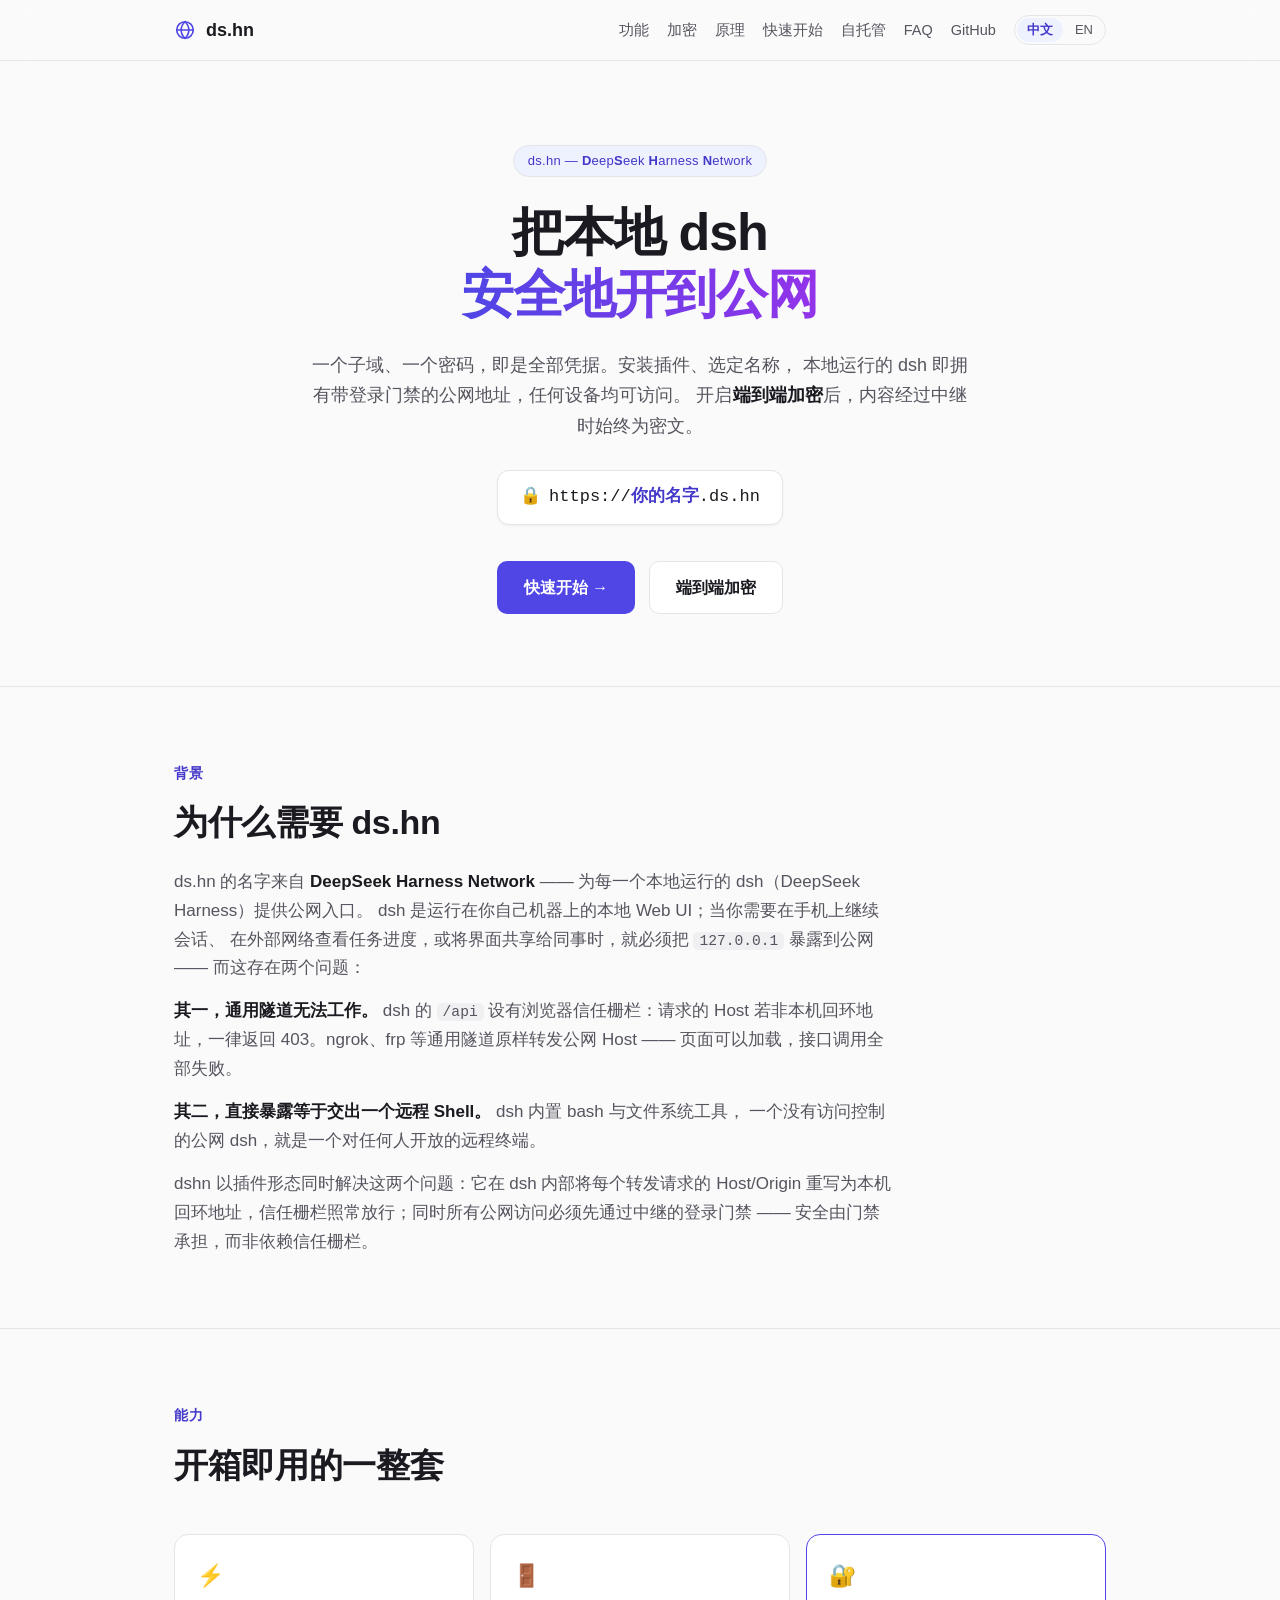
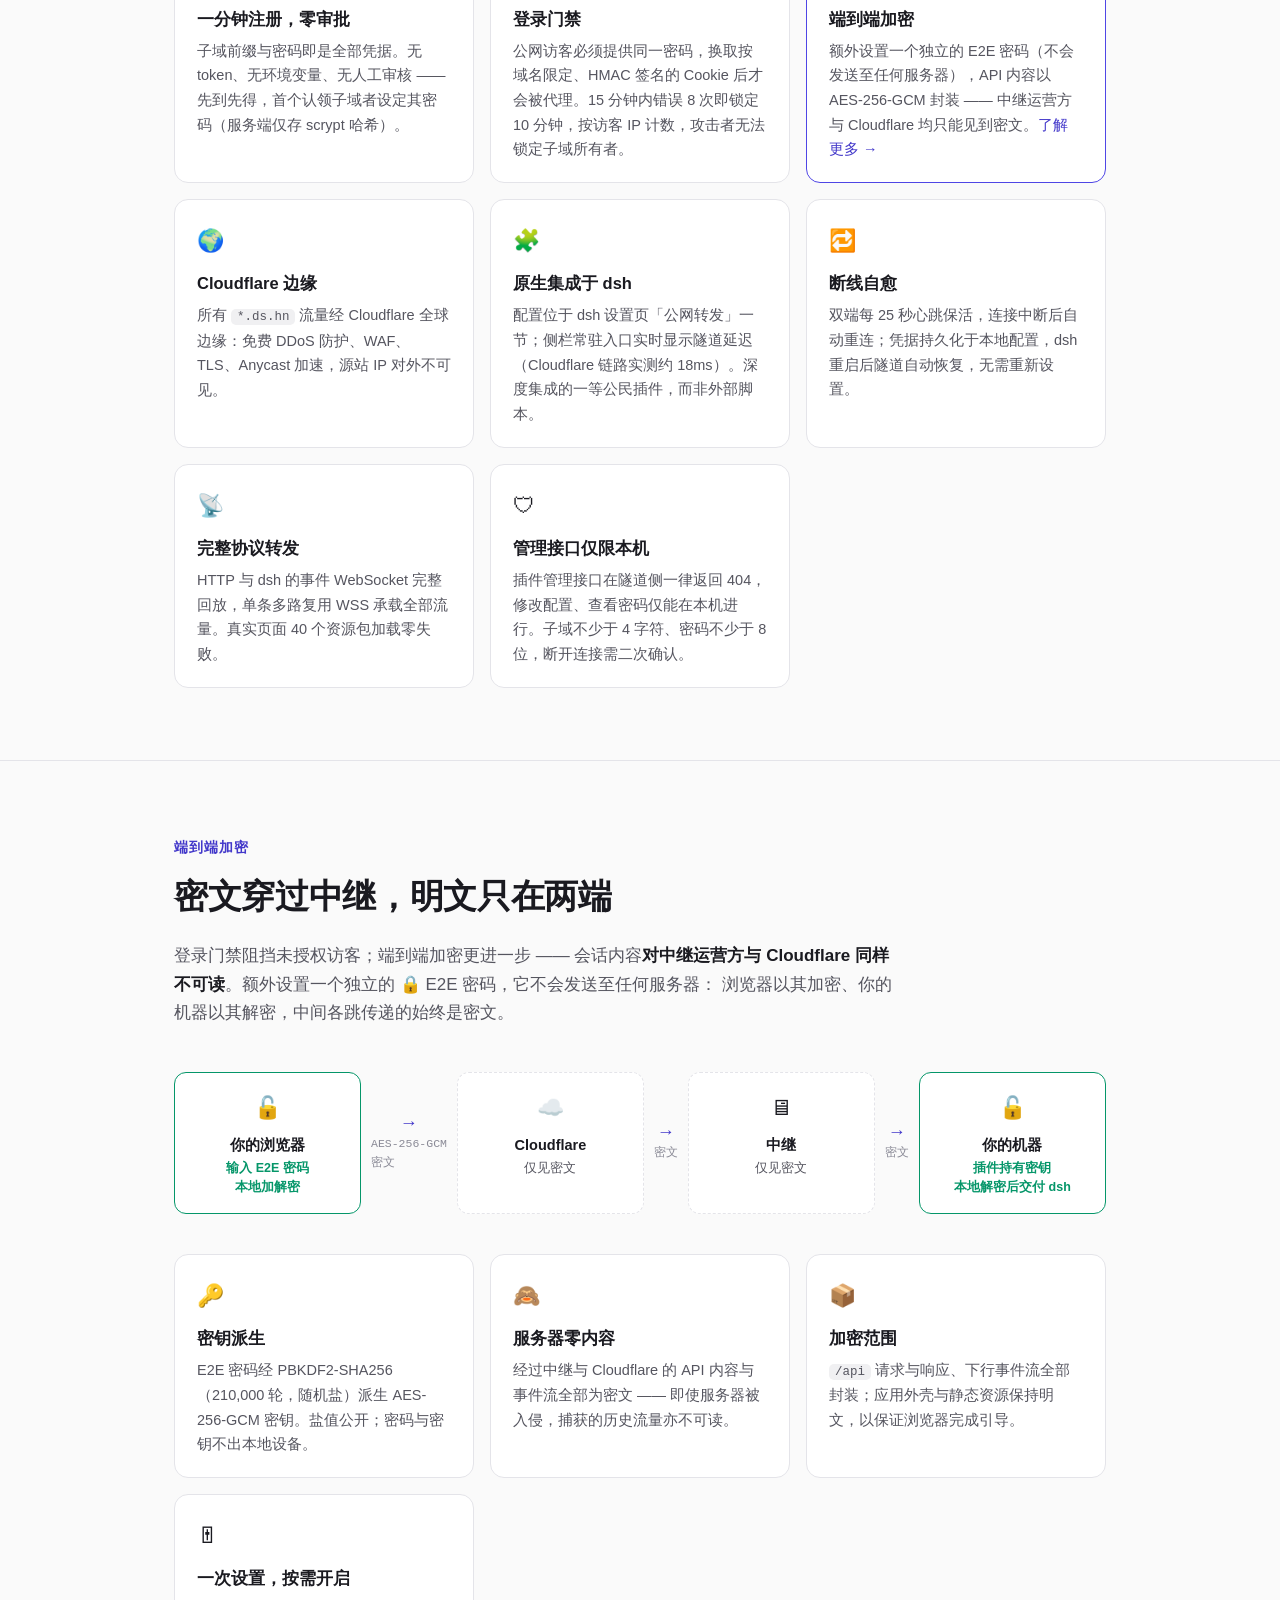
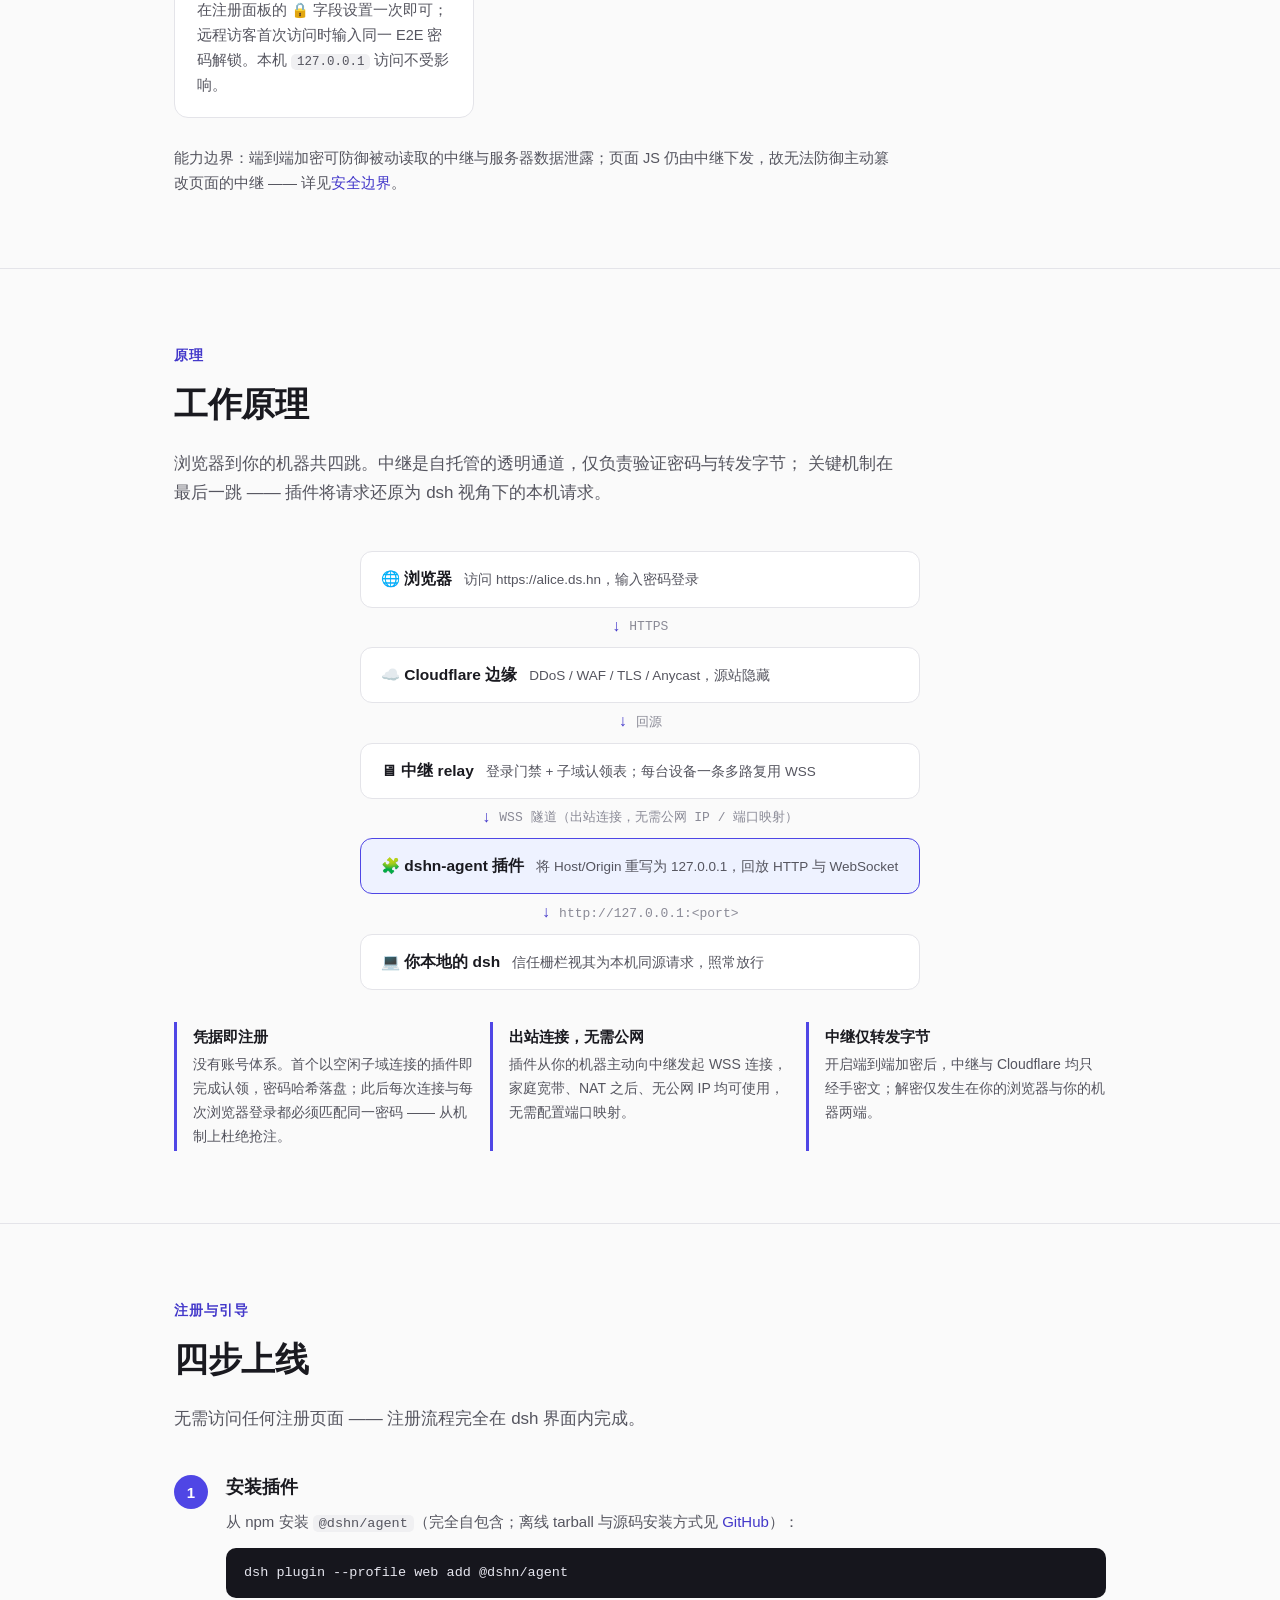
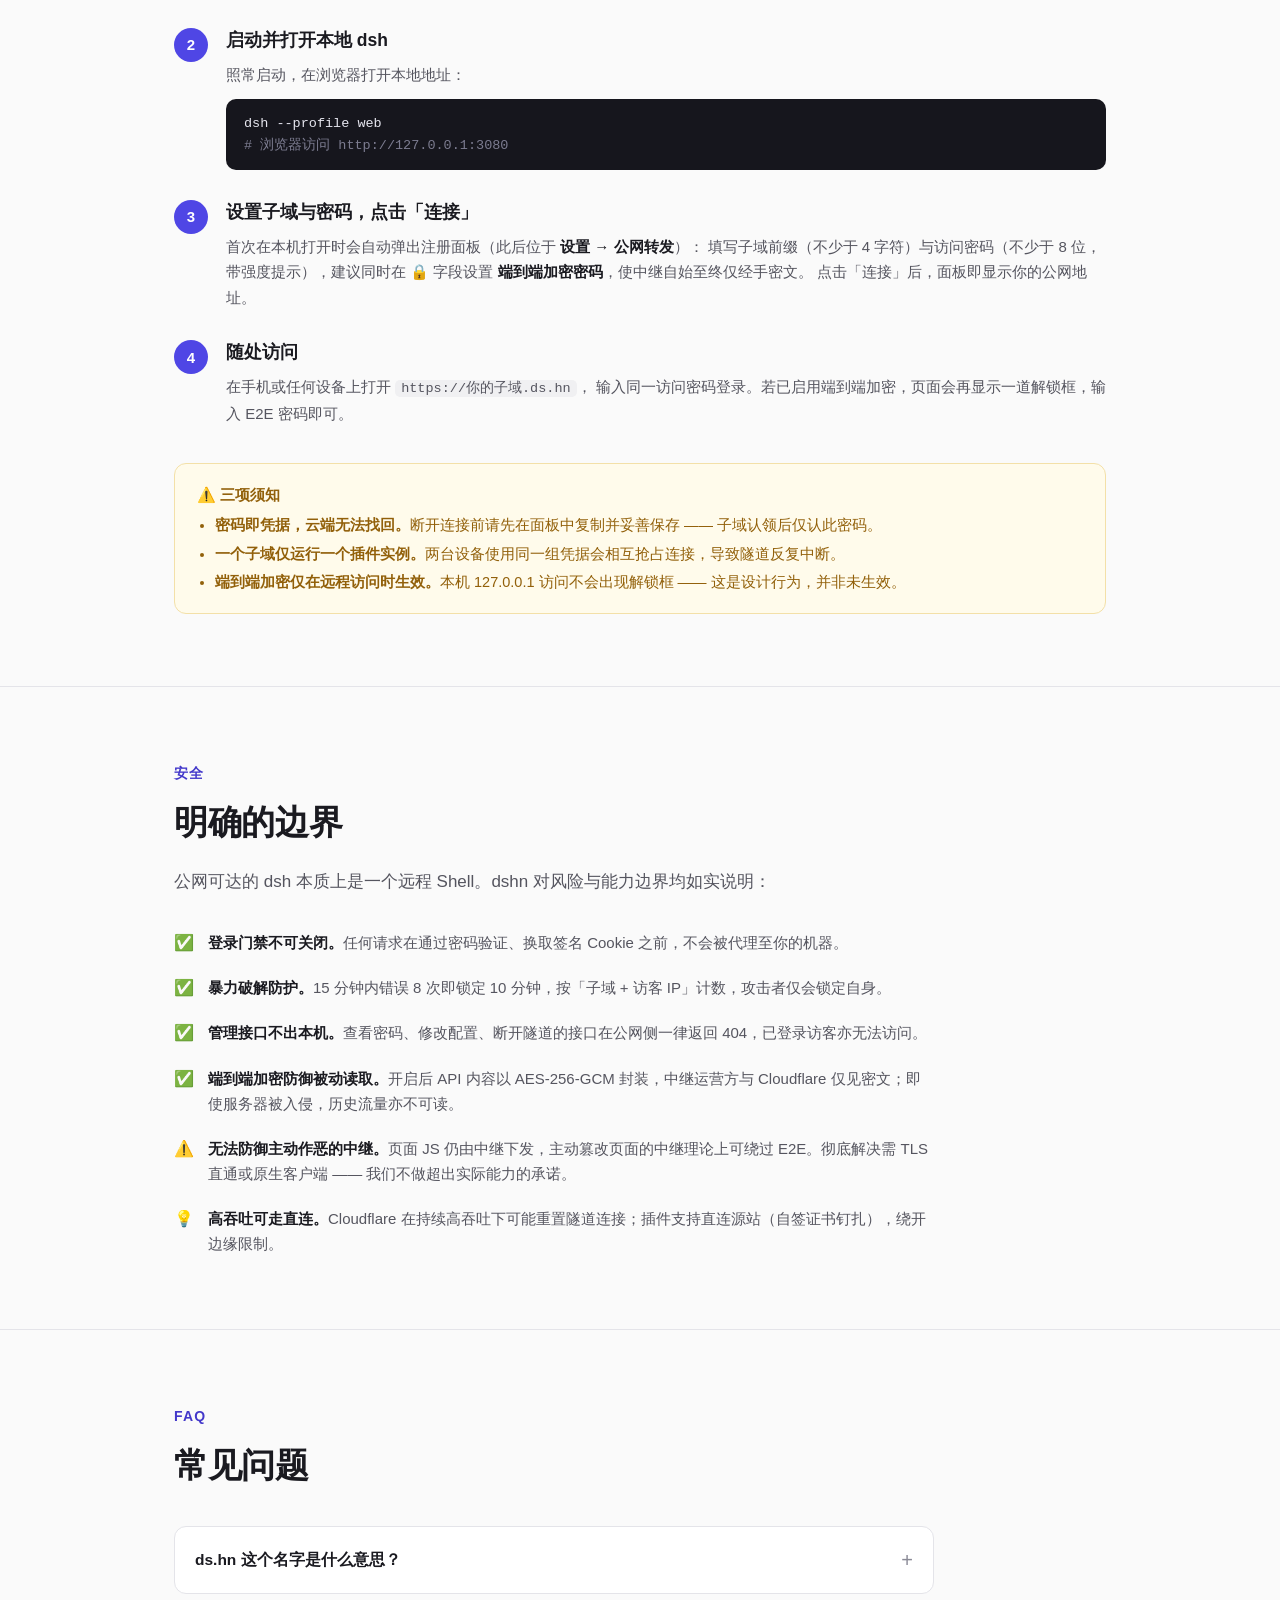
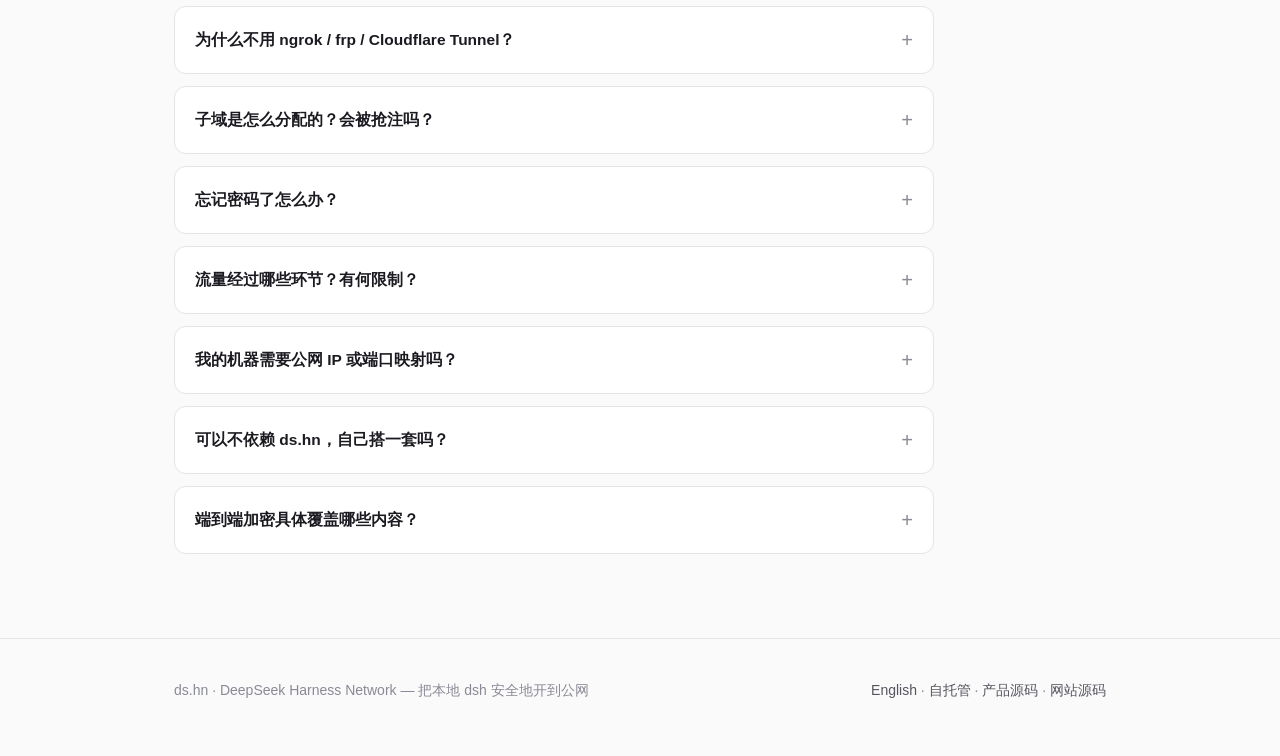
<file: index.html>
<!doctype html>
<html lang="zh-CN">
<head>
<meta charset="utf-8">
<meta name="viewport" content="width=device-width, initial-scale=1">
<title>ds.hn · DeepSeek Harness Network — 把本地 dsh 安全地开到公网</title>
<meta name="description" content="ds.hn（DeepSeek Harness Network）：一个子域、一个密码，将本地运行的 dsh 安全地发布到 你的名字.ds.hn — 登录门禁、端到端加密、Cloudflare 边缘加速。">
<link rel="alternate" hreflang="zh-CN" href="https://ds.hn/">
<link rel="alternate" hreflang="en" href="https://ds.hn/en">
<link rel="icon" href="data:image/svg+xml,<svg xmlns='http://www.w3.org/2000/svg' viewBox='0 0 100 100'><text y='.9em' font-size='90'>🌐</text></svg>">
<link rel="stylesheet" href="site.css">
</head>
<body>

<header>
  <div class="wrap nav">
    <a class="brand" href="./" title="ds.hn — DeepSeek Harness Network">
      <svg width="22" height="22" viewBox="0 0 24 24" fill="none" stroke="currentColor" stroke-width="1.8" style="color: var(--accent)">
        <circle cx="12" cy="12" r="9"/>
        <path d="M3 12h18M12 3c2.8 2.6 4.2 5.6 4.2 9S14.8 18.4 12 21c-2.8-2.6-4.2-5.6-4.2-9S9.2 5.6 12 3z"/>
      </svg>
      ds.hn
    </a>
    <nav class="nav-links">
      <a class="opt" href="#features">功能</a>
      <a class="opt" href="#e2e">加密</a>
      <a class="opt" href="#how">原理</a>
      <a href="#start">快速开始</a>
      <a class="opt" href="self-host.html">自托管</a>
      <a class="opt" href="#faq">FAQ</a>
      <a href="https://github.com/jsdvjx/dshn">GitHub</a>
      <span class="lang"><a class="on" href="./">中文</a><a href="en.html">EN</a></span>
    </nav>
  </div>
</header>

<main>

  <div class="wrap hero">
    <span class="badge">ds.hn — <b>D</b>eep<b>S</b>eek <b>H</b>arness <b>N</b>etwork</span>
    <h1>把本地 dsh<br><span class="grad">安全地开到公网</span></h1>
    <p class="sub">
      一个子域、一个密码，即是全部凭据。安装插件、选定名称，
      本地运行的 dsh 即拥有带登录门禁的公网地址，任何设备均可访问。
      开启<strong>端到端加密</strong>后，内容经过中继时始终为密文。
    </p>
    <div class="url-demo">
      <span class="lock">🔒</span>
      <span>https://<span class="you">你的名字</span>.ds.hn</span>
    </div>
    <div class="cta-row">
      <a class="btn btn-primary" href="#start">快速开始 →</a>
      <a class="btn btn-ghost" href="#e2e">端到端加密</a>
    </div>
  </div>

  <section id="why">
    <div class="wrap">
      <span class="kicker">背景</span>
      <h2>为什么需要 ds.hn</h2>
      <p class="lead">
        ds.hn 的名字来自 <strong>DeepSeek Harness Network</strong> ——
        为每一个本地运行的 dsh（DeepSeek Harness）提供公网入口。
        dsh 是运行在你自己机器上的本地 Web UI；当你需要在手机上继续会话、
        在外部网络查看任务进度，或将界面共享给同事时，就必须把
        <code>127.0.0.1</code> 暴露到公网 —— 而这存在两个问题：
      </p>
      <p class="lead">
        <strong>其一，通用隧道无法工作。</strong> dsh 的 <code>/api</code>
        设有浏览器信任栅栏：请求的 Host 若非本机回环地址，一律返回 403。ngrok、frp
        等通用隧道原样转发公网 Host —— 页面可以加载，接口调用全部失败。
      </p>
      <p class="lead">
        <strong>其二，直接暴露等于交出一个远程 Shell。</strong> dsh 内置 bash 与文件系统工具，
        一个没有访问控制的公网 dsh，就是一个对任何人开放的远程终端。
      </p>
      <p class="lead">
        dshn 以插件形态同时解决这两个问题：它在 dsh 内部将每个转发请求的 Host/Origin
        重写为本机回环地址，信任栅栏照常放行；同时所有公网访问必须先通过中继的登录门禁 ——
        安全由门禁承担，而非依赖信任栅栏。
      </p>
    </div>
  </section>

  <section id="features">
    <div class="wrap">
      <span class="kicker">能力</span>
      <h2>开箱即用的一整套</h2>
      <div class="grid">
        <div class="card">
          <div class="ico">⚡️</div>
          <h3>一分钟注册，零审批</h3>
          <p>子域前缀与密码即是全部凭据。无 token、无环境变量、无人工审核 —— 先到先得，首个认领子域者设定其密码（服务端仅存 scrypt 哈希）。</p>
        </div>
        <div class="card">
          <div class="ico">🚪</div>
          <h3>登录门禁</h3>
          <p>公网访客必须提供同一密码，换取按域名限定、HMAC 签名的 Cookie 后才会被代理。15 分钟内错误 8 次即锁定 10 分钟，按访客 IP 计数，攻击者无法锁定子域所有者。</p>
        </div>
        <div class="card hl">
          <div class="ico">🔐</div>
          <h3>端到端加密</h3>
          <p>额外设置一个独立的 E2E 密码（不会发送至任何服务器），API 内容以 AES-256-GCM 封装 —— 中继运营方与 Cloudflare 均只能见到密文。<a href="#e2e">了解更多 →</a></p>
        </div>
        <div class="card">
          <div class="ico">🌍</div>
          <h3>Cloudflare 边缘</h3>
          <p>所有 <code>*.ds.hn</code> 流量经 Cloudflare 全球边缘：免费 DDoS 防护、WAF、TLS、Anycast 加速，源站 IP 对外不可见。</p>
        </div>
        <div class="card">
          <div class="ico">🧩</div>
          <h3>原生集成于 dsh</h3>
          <p>配置位于 dsh 设置页「公网转发」一节；侧栏常驻入口实时显示隧道延迟（Cloudflare 链路实测约 18ms）。深度集成的一等公民插件，而非外部脚本。</p>
        </div>
        <div class="card">
          <div class="ico">🔁</div>
          <h3>断线自愈</h3>
          <p>双端每 25 秒心跳保活，连接中断后自动重连；凭据持久化于本地配置，dsh 重启后隧道自动恢复，无需重新设置。</p>
        </div>
        <div class="card">
          <div class="ico">📡</div>
          <h3>完整协议转发</h3>
          <p>HTTP 与 dsh 的事件 WebSocket 完整回放，单条多路复用 WSS 承载全部流量。真实页面 40 个资源包加载零失败。</p>
        </div>
        <div class="card">
          <div class="ico">🛡</div>
          <h3>管理接口仅限本机</h3>
          <p>插件管理接口在隧道侧一律返回 404，修改配置、查看密码仅能在本机进行。子域不少于 4 字符、密码不少于 8 位，断开连接需二次确认。</p>
        </div>
      </div>
    </div>
  </section>

  <section id="e2e">
    <div class="wrap">
      <span class="kicker">端到端加密</span>
      <h2>密文穿过中继，明文只在两端</h2>
      <p class="lead">
        登录门禁阻挡未授权访客；端到端加密更进一步 —— 会话内容<strong>对中继运营方与
        Cloudflare 同样不可读</strong>。额外设置一个独立的 🔒 E2E 密码，它不会发送至任何服务器：
        浏览器以其加密、你的机器以其解密，中间各跳传递的始终是密文。
      </p>
      <div class="cflow">
        <div class="cnode clear">
          <div class="ci">🔓</div>
          <div class="ct">你的浏览器</div>
          <div class="cd">输入 E2E 密码<br>本地加解密</div>
        </div>
        <div class="carrow"><b>→</b>AES-256-GCM<br>密文</div>
        <div class="cnode">
          <div class="ci">☁️</div>
          <div class="ct">Cloudflare</div>
          <div class="cd">仅见密文</div>
        </div>
        <div class="carrow"><b>→</b>密文</div>
        <div class="cnode">
          <div class="ci">🖥</div>
          <div class="ct">中继</div>
          <div class="cd">仅见密文</div>
        </div>
        <div class="carrow"><b>→</b>密文</div>
        <div class="cnode clear">
          <div class="ci">🔓</div>
          <div class="ct">你的机器</div>
          <div class="cd">插件持有密钥<br>本地解密后交付 dsh</div>
        </div>
      </div>
      <div class="grid">
        <div class="card">
          <div class="ico">🔑</div>
          <h3>密钥派生</h3>
          <p>E2E 密码经 PBKDF2-SHA256（210,000 轮，随机盐）派生 AES-256-GCM 密钥。盐值公开；密码与密钥不出本地设备。</p>
        </div>
        <div class="card">
          <div class="ico">🙈</div>
          <h3>服务器零内容</h3>
          <p>经过中继与 Cloudflare 的 API 内容与事件流全部为密文 —— 即使服务器被入侵，捕获的历史流量亦不可读。</p>
        </div>
        <div class="card">
          <div class="ico">📦</div>
          <h3>加密范围</h3>
          <p><code>/api</code> 请求与响应、下行事件流全部封装；应用外壳与静态资源保持明文，以保证浏览器完成引导。</p>
        </div>
        <div class="card">
          <div class="ico">🎚</div>
          <h3>一次设置，按需开启</h3>
          <p>在注册面板的 🔒 字段设置一次即可；远程访客首次访问时输入同一 E2E 密码解锁。本机 <code>127.0.0.1</code> 访问不受影响。</p>
        </div>
      </div>
      <p class="e2e-note">
        能力边界：端到端加密可防御被动读取的中继与服务器数据泄露；页面 JS 仍由中继下发，故无法防御主动篡改页面的中继
        —— 详见<a href="#security">安全边界</a>。
      </p>
    </div>
  </section>

  <section id="how">
    <div class="wrap">
      <span class="kicker">原理</span>
      <h2>工作原理</h2>
      <p class="lead">
        浏览器到你的机器共四跳。中继是自托管的透明通道，仅负责验证密码与转发字节；
        关键机制在最后一跳 —— 插件将请求还原为 dsh 视角下的本机请求。
      </p>
      <div class="flow">
        <div class="fnode">
          <span class="t">🌐 浏览器</span>
          <span class="d">访问 https://alice.ds.hn，输入密码登录</span>
        </div>
        <div class="farrow">HTTPS</div>
        <div class="fnode">
          <span class="t">☁️ Cloudflare 边缘</span>
          <span class="d">DDoS / WAF / TLS / Anycast，源站隐藏</span>
        </div>
        <div class="farrow">回源</div>
        <div class="fnode">
          <span class="t">🖥 中继 relay</span>
          <span class="d">登录门禁 + 子域认领表；每台设备一条多路复用 WSS</span>
        </div>
        <div class="farrow">WSS 隧道（出站连接，无需公网 IP / 端口映射）</div>
        <div class="fnode hl">
          <span class="t">🧩 dshn-agent 插件</span>
          <span class="d">将 Host/Origin 重写为 127.0.0.1，回放 HTTP 与 WebSocket</span>
        </div>
        <div class="farrow">http://127.0.0.1:&lt;port&gt;</div>
        <div class="fnode">
          <span class="t">💻 你本地的 dsh</span>
          <span class="d">信任栅栏视其为本机同源请求，照常放行</span>
        </div>
      </div>
      <div class="flow-notes">
        <div class="fnote">
          <h4>凭据即注册</h4>
          <p>没有账号体系。首个以空闲子域连接的插件即完成认领，密码哈希落盘；此后每次连接与每次浏览器登录都必须匹配同一密码 —— 从机制上杜绝抢注。</p>
        </div>
        <div class="fnote">
          <h4>出站连接，无需公网</h4>
          <p>插件从你的机器主动向中继发起 WSS 连接，家庭宽带、NAT 之后、无公网 IP 均可使用，无需配置端口映射。</p>
        </div>
        <div class="fnote">
          <h4>中继仅转发字节</h4>
          <p>开启端到端加密后，中继与 Cloudflare 均只经手密文；解密仅发生在你的浏览器与你的机器两端。</p>
        </div>
      </div>
    </div>
  </section>

  <section id="start">
    <div class="wrap">
      <span class="kicker">注册与引导</span>
      <h2>四步上线</h2>
      <p class="lead">无需访问任何注册页面 —— 注册流程完全在 dsh 界面内完成。</p>
      <div class="steps">
        <div class="step">
          <div class="num"></div>
          <div class="body">
            <h3>安装插件</h3>
            <p>从 npm 安装 <code>@dshn/agent</code>（完全自包含；离线 tarball 与源码安装方式见 <a href="https://github.com/jsdvjx/dshn" style="color: var(--accent-text); text-decoration: none;">GitHub</a>）：</p>
            <pre>dsh plugin --profile web add @dshn/agent</pre>
          </div>
        </div>
        <div class="step">
          <div class="num"></div>
          <div class="body">
            <h3>启动并打开本地 dsh</h3>
            <p>照常启动，在浏览器打开本地地址：</p>
            <pre>dsh --profile web
<span class="c"># 浏览器访问 http://127.0.0.1:3080</span></pre>
          </div>
        </div>
        <div class="step">
          <div class="num"></div>
          <div class="body">
            <h3>设置子域与密码，点击「连接」</h3>
            <p>
              首次在本机打开时会自动弹出注册面板（此后位于 <strong>设置 → 公网转发</strong>）：
              填写子域前缀（不少于 4 字符）与访问密码（不少于 8 位，带强度提示），建议同时在 🔒 字段设置
              <strong>端到端加密密码</strong>，使中继自始至终仅经手密文。
              点击「连接」后，面板即显示你的公网地址。
            </p>
          </div>
        </div>
        <div class="step">
          <div class="num"></div>
          <div class="body">
            <h3>随处访问</h3>
            <p>
              在手机或任何设备上打开 <code>https://你的子域.ds.hn</code>，
              输入同一访问密码登录。若已启用端到端加密，页面会再显示一道解锁框，输入 E2E 密码即可。
            </p>
          </div>
        </div>
      </div>
      <div class="callout">
        <strong>⚠️ 三项须知</strong>
        <ul>
          <li><b>密码即凭据，云端无法找回。</b>断开连接前请先在面板中复制并妥善保存 —— 子域认领后仅认此密码。</li>
          <li><b>一个子域仅运行一个插件实例。</b>两台设备使用同一组凭据会相互抢占连接，导致隧道反复中断。</li>
          <li><b>端到端加密仅在远程访问时生效。</b>本机 127.0.0.1 访问不会出现解锁框 —— 这是设计行为，并非未生效。</li>
        </ul>
      </div>
    </div>
  </section>

  <section id="security">
    <div class="wrap">
      <span class="kicker">安全</span>
      <h2>明确的边界</h2>
      <p class="lead">公网可达的 dsh 本质上是一个远程 Shell。dshn 对风险与能力边界均如实说明：</p>
      <div class="sec-list">
        <div class="sec-item"><span class="mark">✅</span><p><strong>登录门禁不可关闭。</strong>任何请求在通过密码验证、换取签名 Cookie 之前，不会被代理至你的机器。</p></div>
        <div class="sec-item"><span class="mark">✅</span><p><strong>暴力破解防护。</strong>15 分钟内错误 8 次即锁定 10 分钟，按「子域 + 访客 IP」计数，攻击者仅会锁定自身。</p></div>
        <div class="sec-item"><span class="mark">✅</span><p><strong>管理接口不出本机。</strong>查看密码、修改配置、断开隧道的接口在公网侧一律返回 404，已登录访客亦无法访问。</p></div>
        <div class="sec-item"><span class="mark">✅</span><p><strong>端到端加密防御被动读取。</strong>开启后 API 内容以 AES-256-GCM 封装，中继运营方与 Cloudflare 仅见密文；即使服务器被入侵，历史流量亦不可读。</p></div>
        <div class="sec-item"><span class="mark">⚠️</span><p><strong>无法防御主动作恶的中继。</strong>页面 JS 仍由中继下发，主动篡改页面的中继理论上可绕过 E2E。彻底解决需 TLS 直通或原生客户端 —— 我们不做超出实际能力的承诺。</p></div>
        <div class="sec-item"><span class="mark">💡</span><p><strong>高吞吐可走直连。</strong>Cloudflare 在持续高吞吐下可能重置隧道连接；插件支持直连源站（自签证书钉扎），绕开边缘限制。</p></div>
      </div>
    </div>
  </section>

  <section id="faq">
    <div class="wrap">
      <span class="kicker">FAQ</span>
      <h2>常见问题</h2>
      <div class="faq">
        <details>
          <summary>ds.hn 这个名字是什么意思？</summary>
          <div class="a">
            <b>D</b>eep<b>S</b>eek <b>H</b>arness <b>N</b>etwork —— 由一个个本地运行的
            dsh（DeepSeek Harness）组成的网络，每个实例以 <code>你的名字.ds.hn</code> 的形式接入公网。
          </div>
        </details>
        <details>
          <summary>为什么不用 ngrok / frp / Cloudflare Tunnel？</summary>
          <div class="a">
            通用隧道原样转发公网 Host，会被 dsh 的 <code>/api</code> 浏览器信任栅栏拒绝（403）——
            页面可以加载，接口全部报错；且它们默认没有登录门禁，等于将一个远程 Shell 无防护地暴露于公网。
            dshn 作为 dsh 插件在内部完成 Host/Origin 重写，同时强制登录，两个问题一并解决。
          </div>
        </details>
        <details>
          <summary>子域是怎么分配的？会被抢注吗？</summary>
          <div class="a">
            先到先得：首个以空闲子域连接的插件完成认领，同时设定该子域的密码（服务端仅存 scrypt 哈希）。
            此后以该子域连接必须匹配同一密码 —— 未持有密码者无法顶替现有连接。
          </div>
        </details>
        <details>
          <summary>忘记密码了怎么办？</summary>
          <div class="a">
            云端无法找回（服务端仅存哈希）。只要插件仍在本机运行，即可随时在面板中查看并复制当前密码；
            请在断开连接前妥善保存。凭据同时持久化于本地 dsh 配置。
          </div>
        </details>
        <details>
          <summary>流量经过哪些环节？有何限制？</summary>
          <div class="a">
            浏览器 → Cloudflare 边缘 → 自托管中继 → 你机器上的插件 → 本地 dsh。边缘带宽不计量。
            已知限制：Cloudflare 免费计划单次请求体上限 100MB；持续高吞吐场景建议启用直连源站模式。
          </div>
        </details>
        <details>
          <summary>我的机器需要公网 IP 或端口映射吗？</summary>
          <div class="a">
            不需要。插件从你的机器主动向中继发起 WSS 连接，家庭宽带、NAT、企业内网均可使用。
          </div>
        </details>
        <details>
          <summary>可以不依赖 ds.hn，自己搭一套吗？</summary>
          <div class="a">
            可以。中继以 <code>@dshn/relay</code>（npm）与 Docker 镜像发布，部署在你自己的服务器与域名上，
            dsh 侧通过 <code>DSHN_RELAY_HOST</code> 指向你的中继，全部能力保持一致。
            参见<a href="self-host.html" style="color: var(--accent-text); text-decoration: none;">自托管指南</a>。
          </div>
        </details>
        <details>
          <summary>端到端加密具体覆盖哪些内容？</summary>
          <div class="a">
            <code>/api</code> 请求响应内容与下行事件消息（PBKDF2-SHA256 210,000 轮派生密钥 → AES-256-GCM）。
            应用外壳与静态资源保持明文以完成浏览器引导。E2E 密码不会发送至服务器，访客在浏览器中输入后本地解密。
          </div>
        </details>
      </div>
    </div>
  </section>

</main>

<footer>
  <div class="wrap frow">
    <span>ds.hn · DeepSeek Harness Network — 把本地 dsh 安全地开到公网</span>
    <span><a href="en.html">English</a> · <a href="self-host.html">自托管</a> · <a href="https://github.com/jsdvjx/dshn">产品源码</a> · <a href="https://github.com/jsdvjx/dshn-site">网站源码</a></span>
  </div>
</footer>

</body>
</html>
</file>
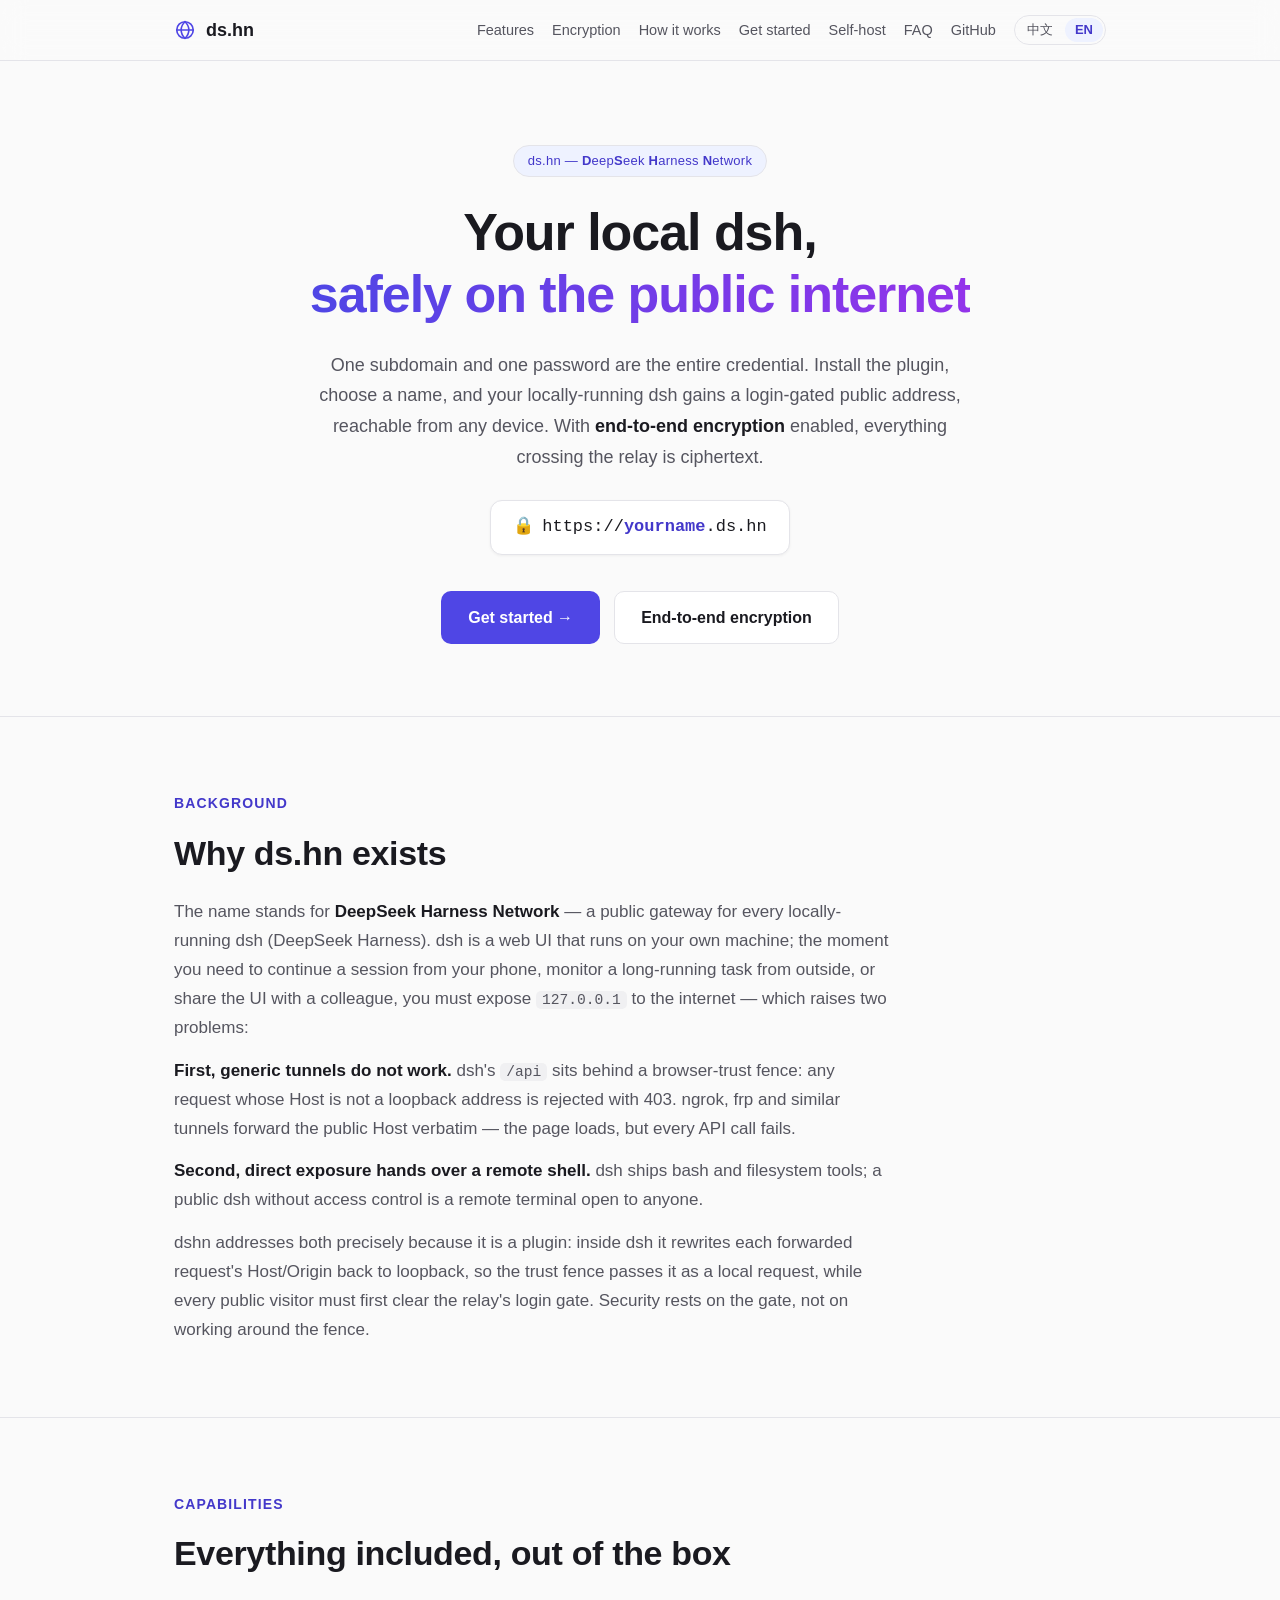
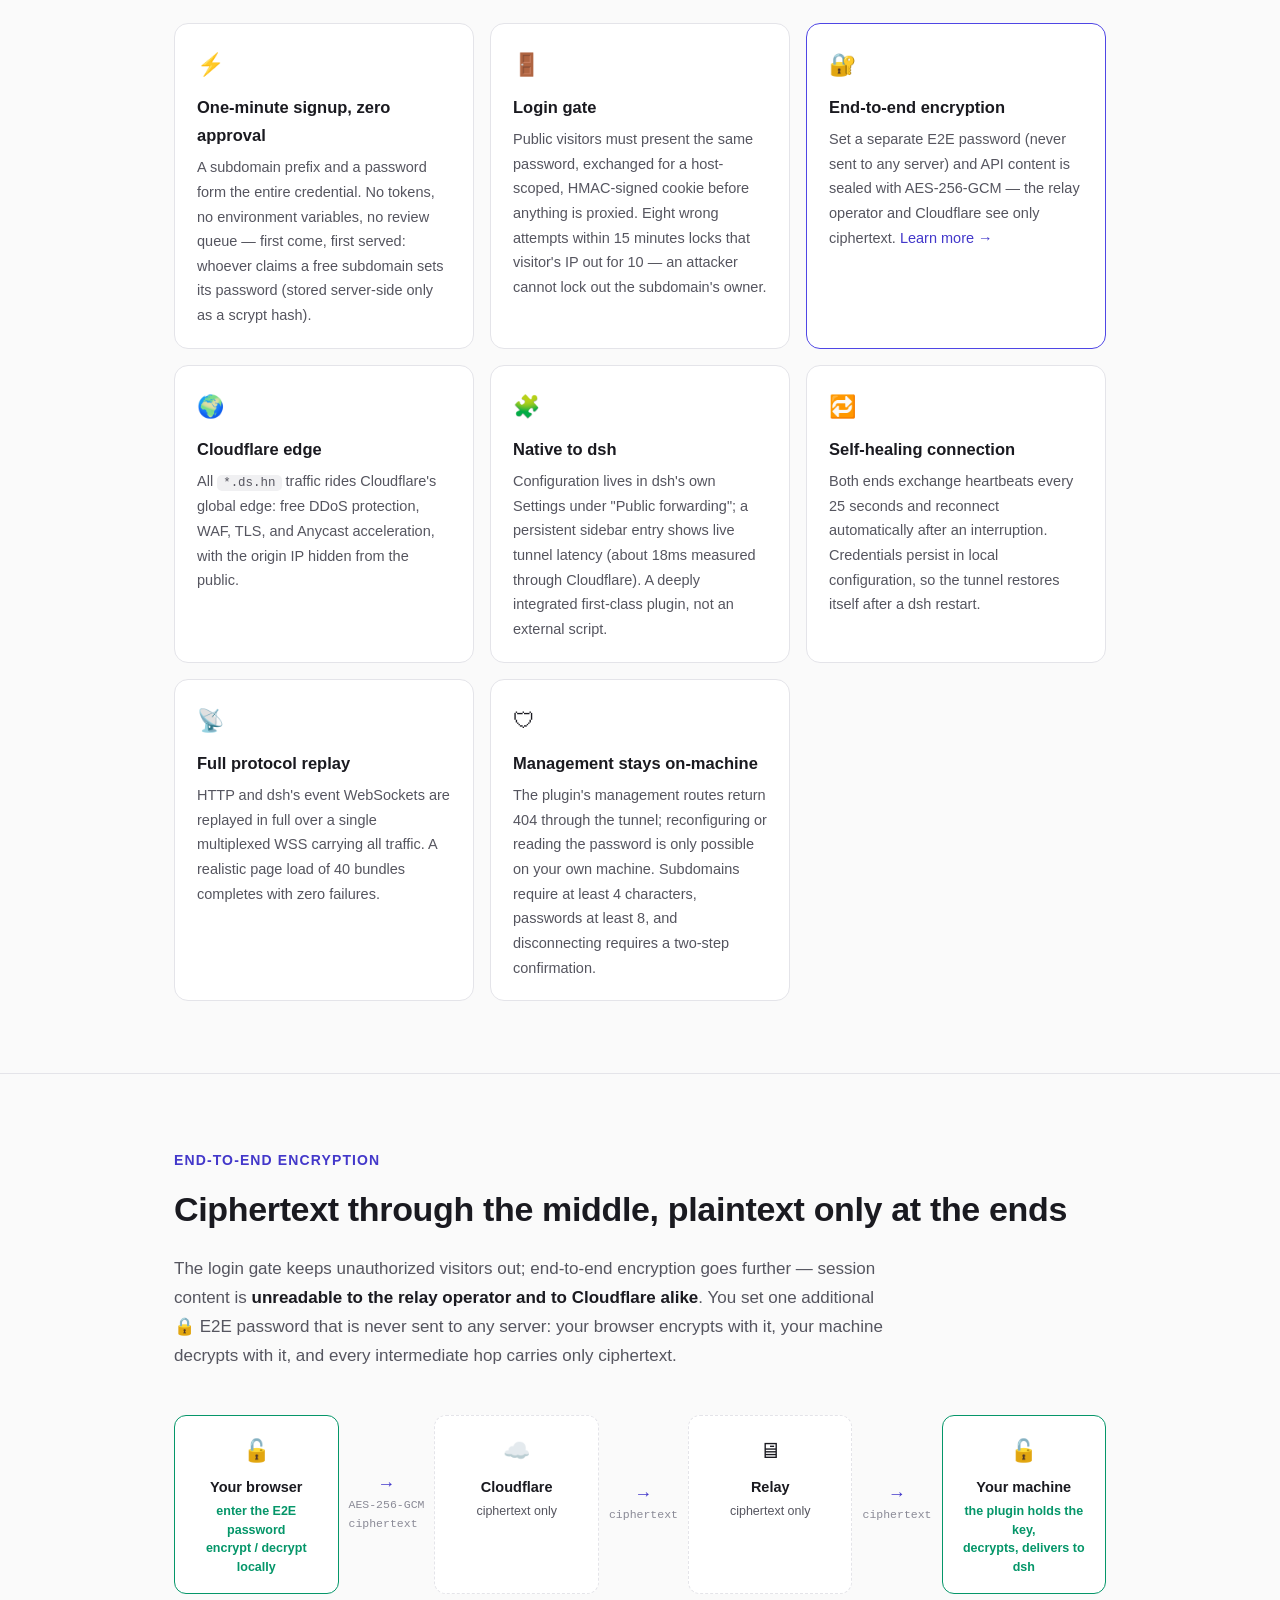
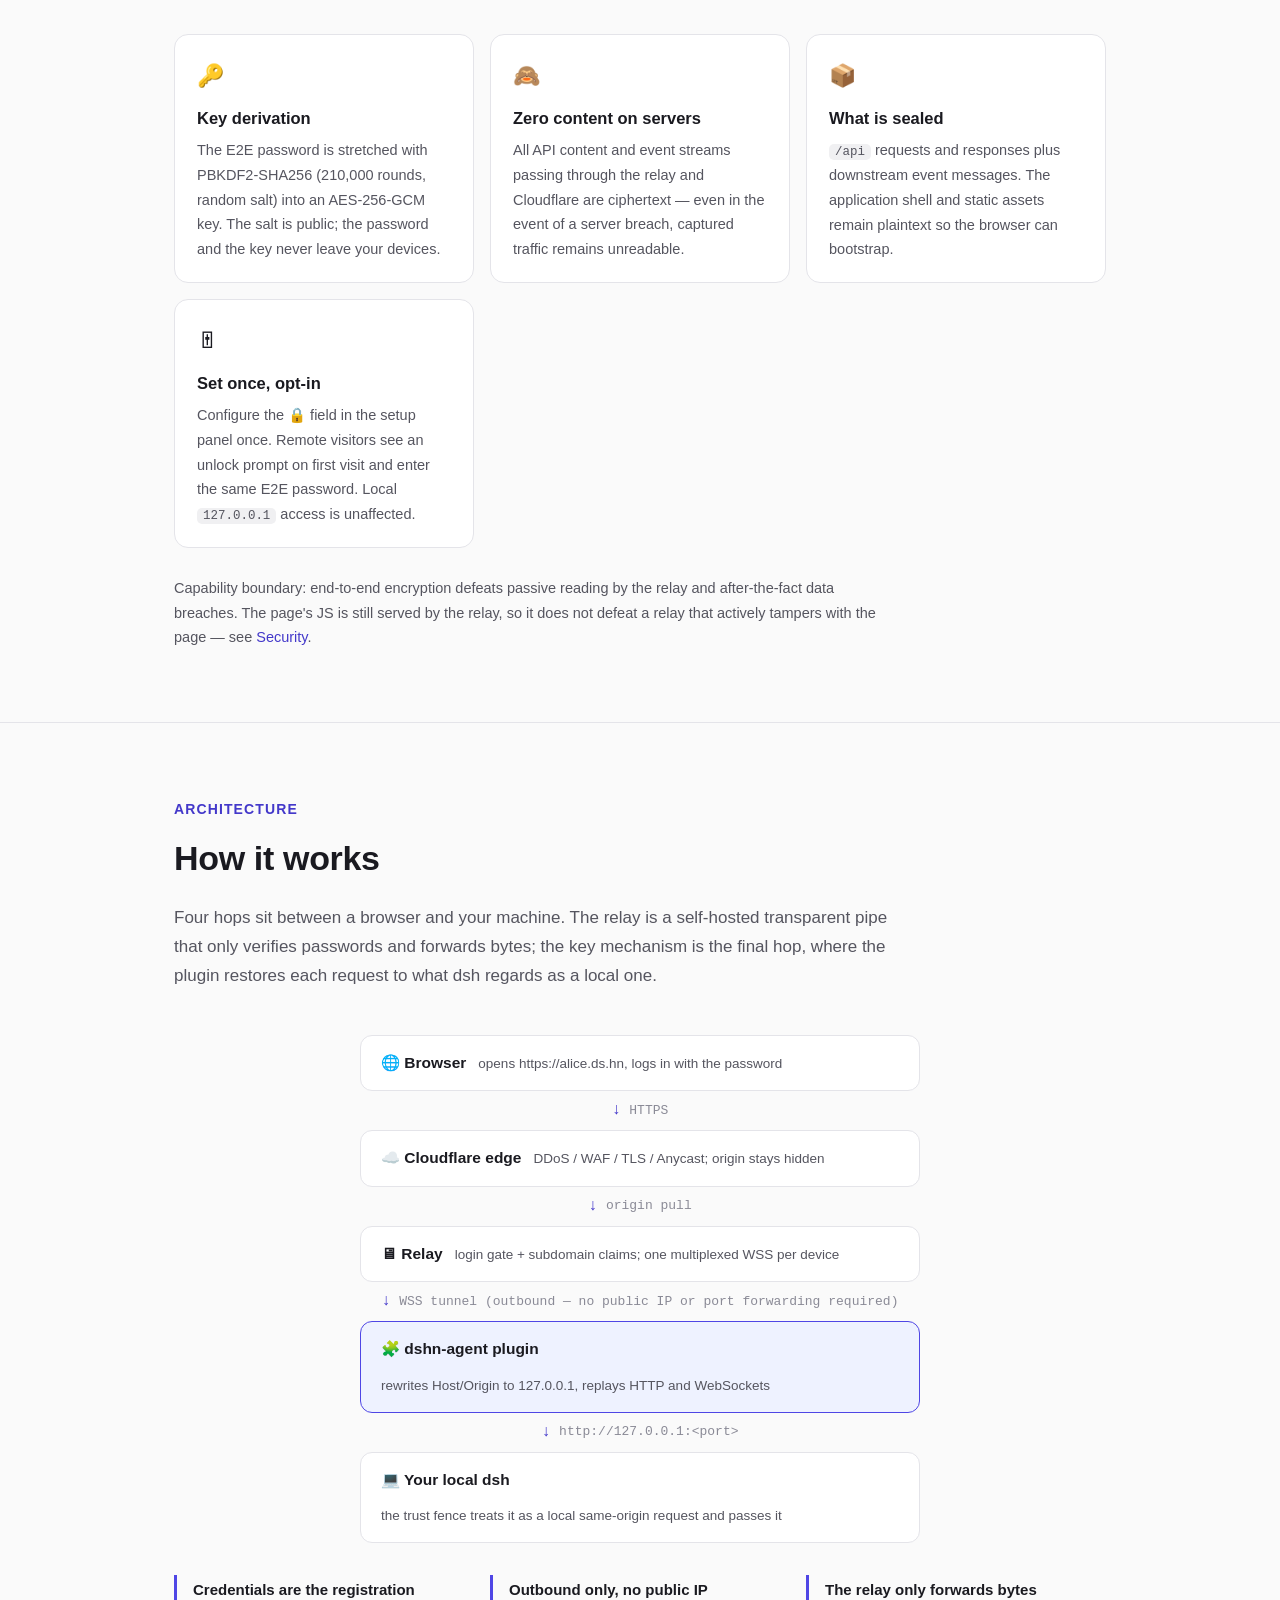
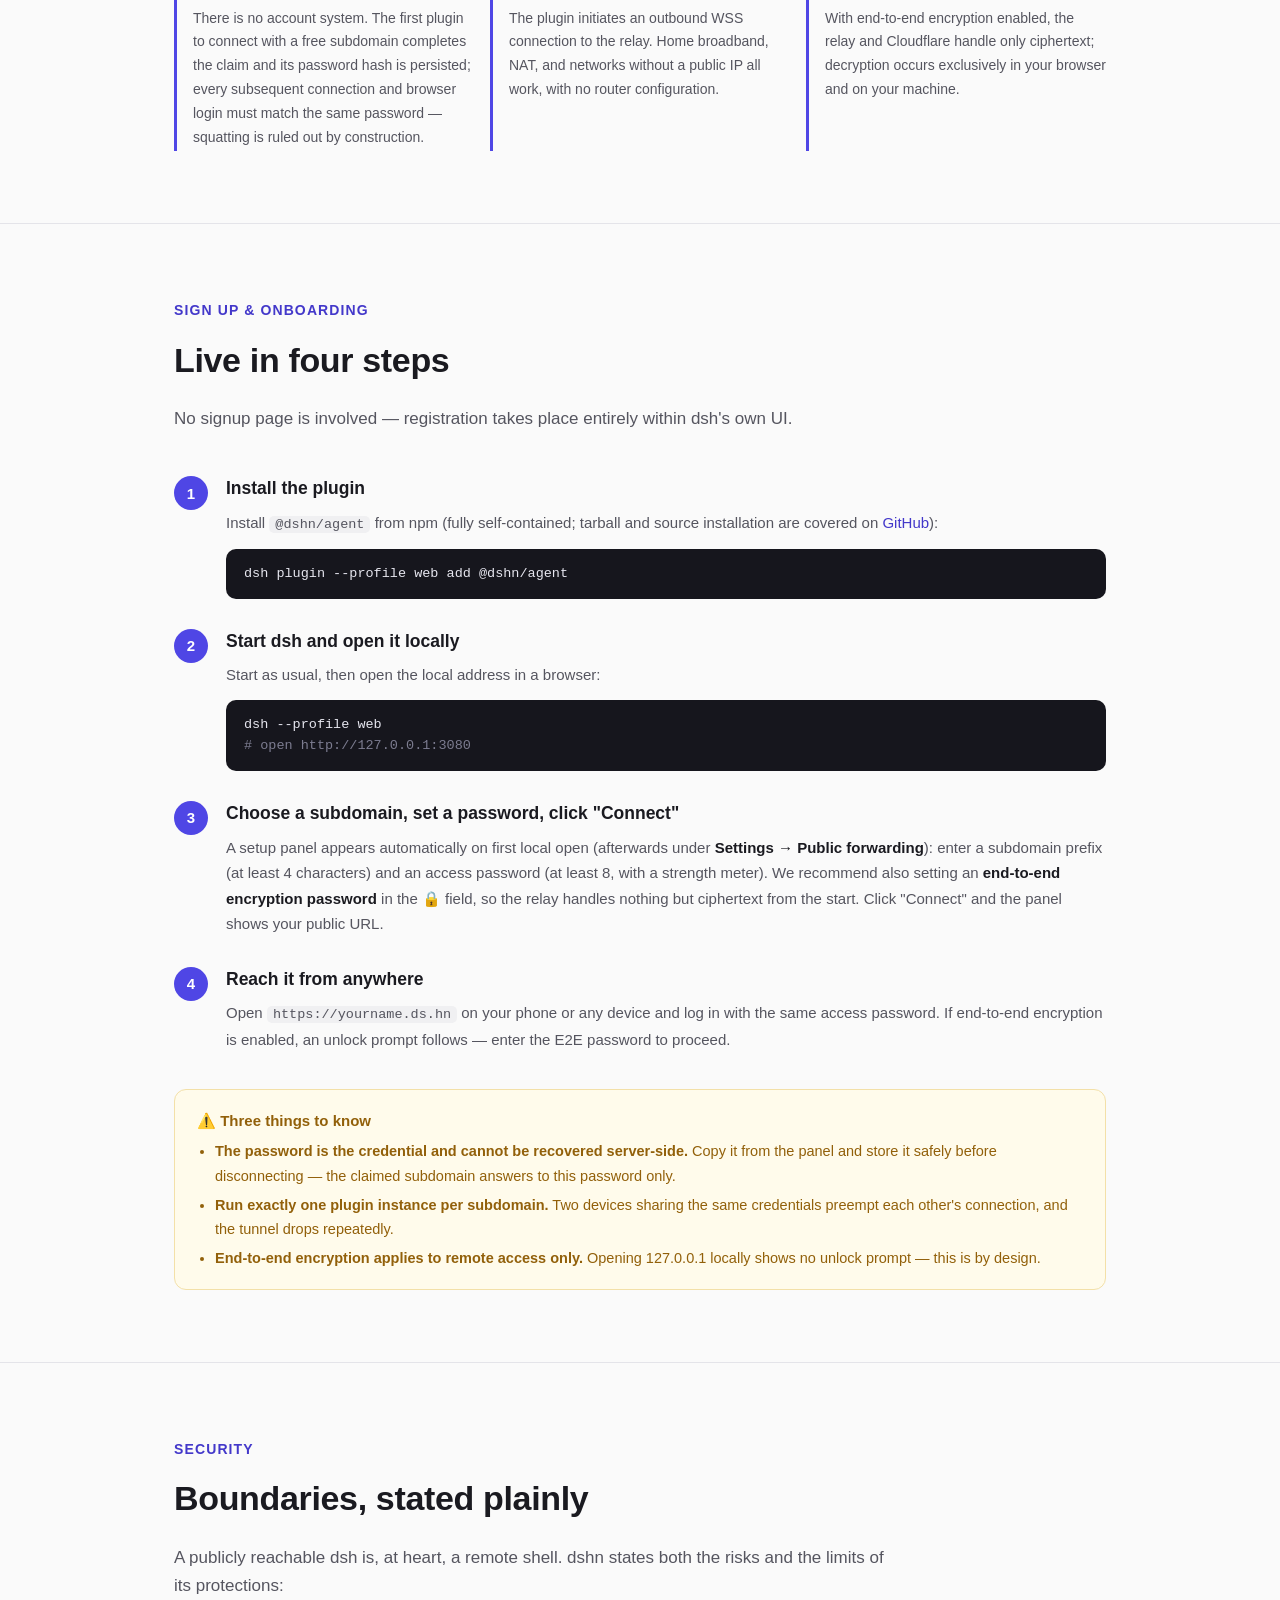
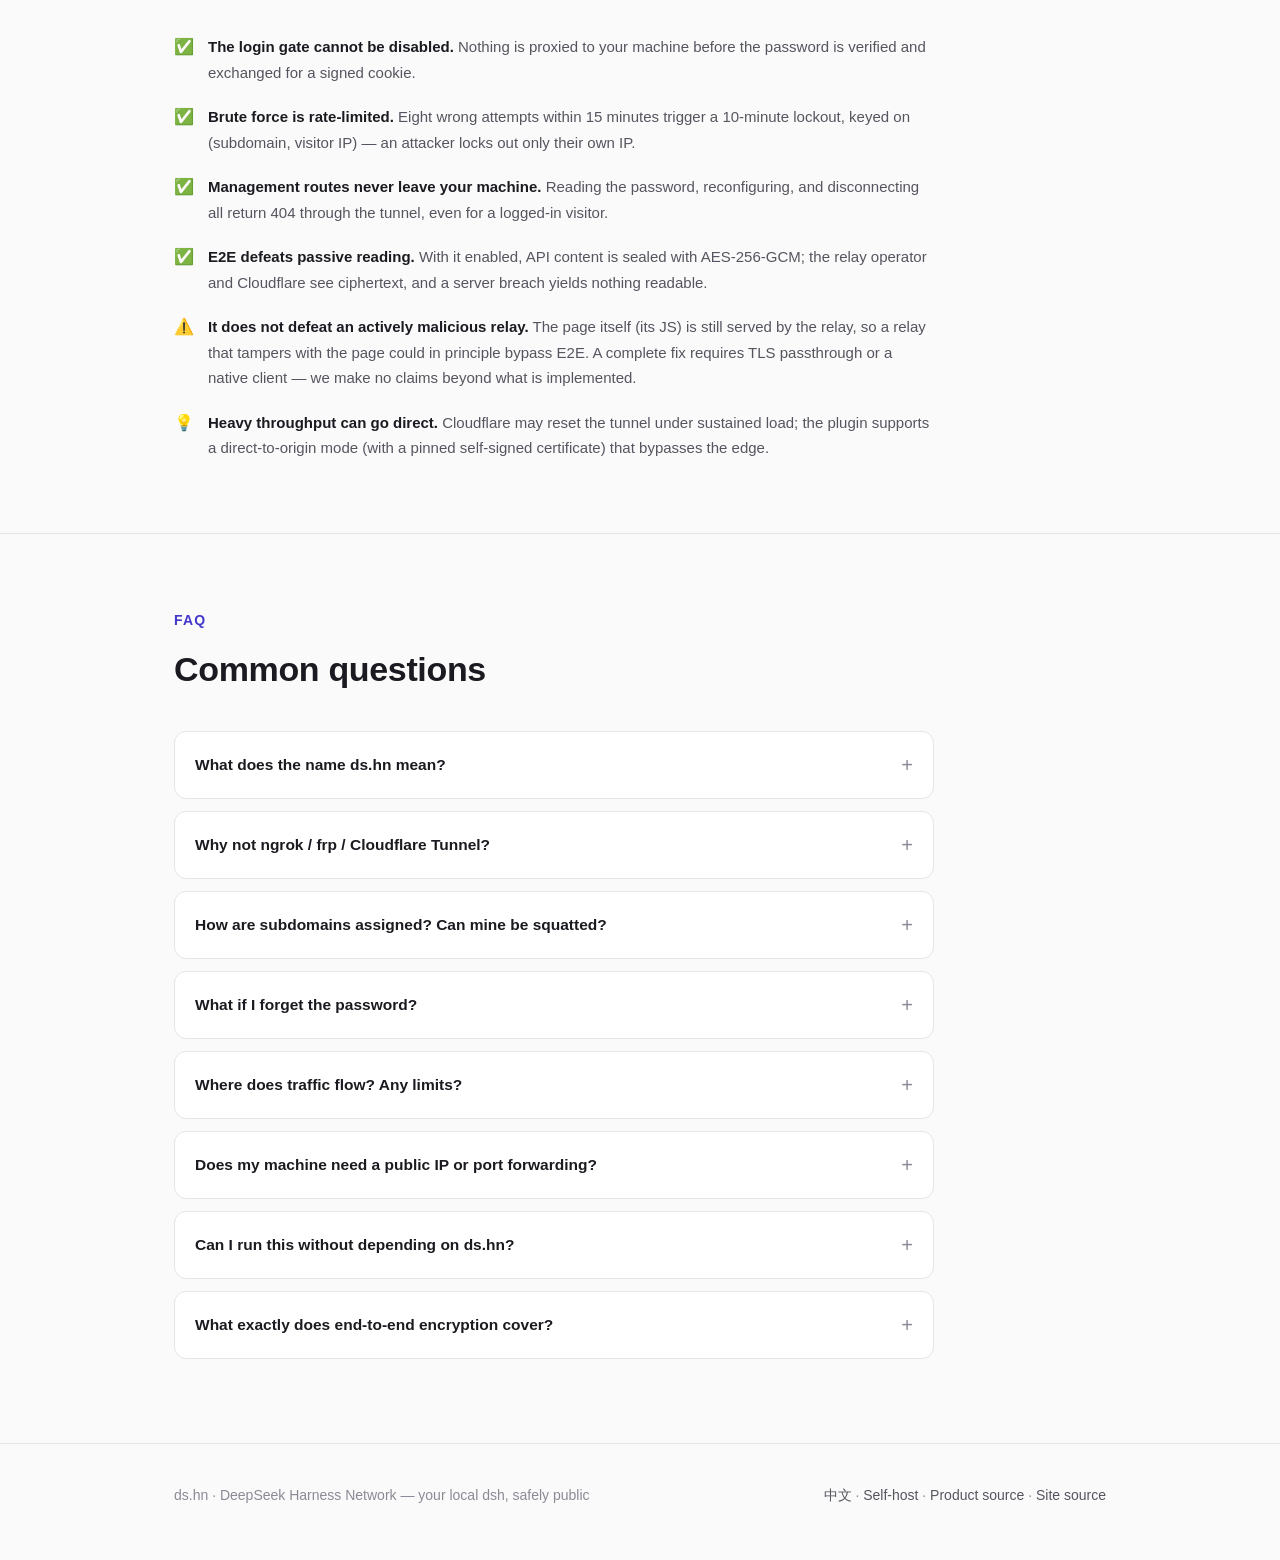
<file: en.html>
<!doctype html>
<html lang="en">
<head>
<meta charset="utf-8">
<meta name="viewport" content="width=device-width, initial-scale=1">
<title>ds.hn · DeepSeek Harness Network — your local dsh, safely on the public internet</title>
<meta name="description" content="ds.hn (DeepSeek Harness Network): one subdomain, one password — publish your locally-running dsh to yourname.ds.hn with a login gate, end-to-end encryption, and Cloudflare's edge.">
<link rel="alternate" hreflang="zh-CN" href="https://ds.hn/">
<link rel="alternate" hreflang="en" href="https://ds.hn/en">
<link rel="icon" href="data:image/svg+xml,<svg xmlns='http://www.w3.org/2000/svg' viewBox='0 0 100 100'><text y='.9em' font-size='90'>🌐</text></svg>">
<link rel="stylesheet" href="site.css">
</head>
<body>

<header>
  <div class="wrap nav">
    <a class="brand" href="en.html" title="ds.hn — DeepSeek Harness Network">
      <svg width="22" height="22" viewBox="0 0 24 24" fill="none" stroke="currentColor" stroke-width="1.8" style="color: var(--accent)">
        <circle cx="12" cy="12" r="9"/>
        <path d="M3 12h18M12 3c2.8 2.6 4.2 5.6 4.2 9S14.8 18.4 12 21c-2.8-2.6-4.2-5.6-4.2-9S9.2 5.6 12 3z"/>
      </svg>
      ds.hn
    </a>
    <nav class="nav-links">
      <a class="opt" href="#features">Features</a>
      <a class="opt" href="#e2e">Encryption</a>
      <a class="opt" href="#how">How it works</a>
      <a href="#start">Get started</a>
      <a class="opt" href="self-host-en.html">Self-host</a>
      <a class="opt" href="#faq">FAQ</a>
      <a href="https://github.com/jsdvjx/dshn">GitHub</a>
      <span class="lang"><a href="./">中文</a><a class="on" href="en.html">EN</a></span>
    </nav>
  </div>
</header>

<main>

  <div class="wrap hero">
    <span class="badge">ds.hn — <b>D</b>eep<b>S</b>eek <b>H</b>arness <b>N</b>etwork</span>
    <h1>Your local dsh,<br><span class="grad">safely on the public internet</span></h1>
    <p class="sub">
      One subdomain and one password are the entire credential. Install the plugin,
      choose a name, and your locally-running dsh gains a login-gated public address,
      reachable from any device. With <strong>end-to-end encryption</strong> enabled,
      everything crossing the relay is ciphertext.
    </p>
    <div class="url-demo">
      <span class="lock">🔒</span>
      <span>https://<span class="you">yourname</span>.ds.hn</span>
    </div>
    <div class="cta-row">
      <a class="btn btn-primary" href="#start">Get started →</a>
      <a class="btn btn-ghost" href="#e2e">End-to-end encryption</a>
    </div>
  </div>

  <section id="why">
    <div class="wrap">
      <span class="kicker">Background</span>
      <h2>Why ds.hn exists</h2>
      <p class="lead">
        The name stands for <strong>DeepSeek Harness Network</strong> — a public
        gateway for every locally-running dsh (DeepSeek Harness). dsh is a web UI
        that runs on your own machine; the moment you need to continue a session
        from your phone, monitor a long-running task from outside, or share the UI
        with a colleague, you must expose <code>127.0.0.1</code> to the internet —
        which raises two problems:
      </p>
      <p class="lead">
        <strong>First, generic tunnels do not work.</strong> dsh's
        <code>/api</code> sits behind a browser-trust fence: any request whose Host
        is not a loopback address is rejected with 403. ngrok, frp and similar
        tunnels forward the public Host verbatim — the page loads, but every API
        call fails.
      </p>
      <p class="lead">
        <strong>Second, direct exposure hands over a remote shell.</strong> dsh
        ships bash and filesystem tools; a public dsh without access control is a
        remote terminal open to anyone.
      </p>
      <p class="lead">
        dshn addresses both precisely because it is a plugin: inside dsh it
        rewrites each forwarded request's Host/Origin back to loopback, so the
        trust fence passes it as a local request, while every public visitor must
        first clear the relay's login gate. Security rests on the gate, not on
        working around the fence.
      </p>
    </div>
  </section>

  <section id="features">
    <div class="wrap">
      <span class="kicker">Capabilities</span>
      <h2>Everything included, out of the box</h2>
      <div class="grid">
        <div class="card">
          <div class="ico">⚡️</div>
          <h3>One-minute signup, zero approval</h3>
          <p>A subdomain prefix and a password form the entire credential. No tokens, no environment variables, no review queue — first come, first served: whoever claims a free subdomain sets its password (stored server-side only as a scrypt hash).</p>
        </div>
        <div class="card">
          <div class="ico">🚪</div>
          <h3>Login gate</h3>
          <p>Public visitors must present the same password, exchanged for a host-scoped, HMAC-signed cookie before anything is proxied. Eight wrong attempts within 15 minutes locks that visitor's IP out for 10 — an attacker cannot lock out the subdomain's owner.</p>
        </div>
        <div class="card hl">
          <div class="ico">🔐</div>
          <h3>End-to-end encryption</h3>
          <p>Set a separate E2E password (never sent to any server) and API content is sealed with AES-256-GCM — the relay operator and Cloudflare see only ciphertext. <a href="#e2e">Learn more →</a></p>
        </div>
        <div class="card">
          <div class="ico">🌍</div>
          <h3>Cloudflare edge</h3>
          <p>All <code>*.ds.hn</code> traffic rides Cloudflare's global edge: free DDoS protection, WAF, TLS, and Anycast acceleration, with the origin IP hidden from the public.</p>
        </div>
        <div class="card">
          <div class="ico">🧩</div>
          <h3>Native to dsh</h3>
          <p>Configuration lives in dsh's own Settings under "Public forwarding"; a persistent sidebar entry shows live tunnel latency (about 18ms measured through Cloudflare). A deeply integrated first-class plugin, not an external script.</p>
        </div>
        <div class="card">
          <div class="ico">🔁</div>
          <h3>Self-healing connection</h3>
          <p>Both ends exchange heartbeats every 25 seconds and reconnect automatically after an interruption. Credentials persist in local configuration, so the tunnel restores itself after a dsh restart.</p>
        </div>
        <div class="card">
          <div class="ico">📡</div>
          <h3>Full protocol replay</h3>
          <p>HTTP and dsh's event WebSockets are replayed in full over a single multiplexed WSS carrying all traffic. A realistic page load of 40 bundles completes with zero failures.</p>
        </div>
        <div class="card">
          <div class="ico">🛡</div>
          <h3>Management stays on-machine</h3>
          <p>The plugin's management routes return 404 through the tunnel; reconfiguring or reading the password is only possible on your own machine. Subdomains require at least 4 characters, passwords at least 8, and disconnecting requires a two-step confirmation.</p>
        </div>
      </div>
    </div>
  </section>

  <section id="e2e">
    <div class="wrap">
      <span class="kicker">End-to-end encryption</span>
      <h2>Ciphertext through the middle, plaintext only at the ends</h2>
      <p class="lead">
        The login gate keeps unauthorized visitors out; end-to-end encryption goes
        further — session content is <strong>unreadable to the relay operator and to
        Cloudflare alike</strong>. You set one additional 🔒 E2E password that is never
        sent to any server: your browser encrypts with it, your machine decrypts with
        it, and every intermediate hop carries only ciphertext.
      </p>
      <div class="cflow">
        <div class="cnode clear">
          <div class="ci">🔓</div>
          <div class="ct">Your browser</div>
          <div class="cd">enter the E2E password<br>encrypt / decrypt locally</div>
        </div>
        <div class="carrow"><b>→</b>AES-256-GCM<br>ciphertext</div>
        <div class="cnode">
          <div class="ci">☁️</div>
          <div class="ct">Cloudflare</div>
          <div class="cd">ciphertext only</div>
        </div>
        <div class="carrow"><b>→</b>ciphertext</div>
        <div class="cnode">
          <div class="ci">🖥</div>
          <div class="ct">Relay</div>
          <div class="cd">ciphertext only</div>
        </div>
        <div class="carrow"><b>→</b>ciphertext</div>
        <div class="cnode clear">
          <div class="ci">🔓</div>
          <div class="ct">Your machine</div>
          <div class="cd">the plugin holds the key,<br>decrypts, delivers to dsh</div>
        </div>
      </div>
      <div class="grid">
        <div class="card">
          <div class="ico">🔑</div>
          <h3>Key derivation</h3>
          <p>The E2E password is stretched with PBKDF2-SHA256 (210,000 rounds, random salt) into an AES-256-GCM key. The salt is public; the password and the key never leave your devices.</p>
        </div>
        <div class="card">
          <div class="ico">🙈</div>
          <h3>Zero content on servers</h3>
          <p>All API content and event streams passing through the relay and Cloudflare are ciphertext — even in the event of a server breach, captured traffic remains unreadable.</p>
        </div>
        <div class="card">
          <div class="ico">📦</div>
          <h3>What is sealed</h3>
          <p><code>/api</code> requests and responses plus downstream event messages. The application shell and static assets remain plaintext so the browser can bootstrap.</p>
        </div>
        <div class="card">
          <div class="ico">🎚</div>
          <h3>Set once, opt-in</h3>
          <p>Configure the 🔒 field in the setup panel once. Remote visitors see an unlock prompt on first visit and enter the same E2E password. Local <code>127.0.0.1</code> access is unaffected.</p>
        </div>
      </div>
      <p class="e2e-note">
        Capability boundary: end-to-end encryption defeats passive reading by the relay
        and after-the-fact data breaches. The page's JS is still served by the relay, so
        it does not defeat a relay that actively tampers with the page — see
        <a href="#security">Security</a>.
      </p>
    </div>
  </section>

  <section id="how">
    <div class="wrap">
      <span class="kicker">Architecture</span>
      <h2>How it works</h2>
      <p class="lead">
        Four hops sit between a browser and your machine. The relay is a self-hosted
        transparent pipe that only verifies passwords and forwards bytes; the key
        mechanism is the final hop, where the plugin restores each request to what
        dsh regards as a local one.
      </p>
      <div class="flow">
        <div class="fnode">
          <span class="t">🌐 Browser</span>
          <span class="d">opens https://alice.ds.hn, logs in with the password</span>
        </div>
        <div class="farrow">HTTPS</div>
        <div class="fnode">
          <span class="t">☁️ Cloudflare edge</span>
          <span class="d">DDoS / WAF / TLS / Anycast; origin stays hidden</span>
        </div>
        <div class="farrow">origin pull</div>
        <div class="fnode">
          <span class="t">🖥 Relay</span>
          <span class="d">login gate + subdomain claims; one multiplexed WSS per device</span>
        </div>
        <div class="farrow">WSS tunnel (outbound — no public IP or port forwarding required)</div>
        <div class="fnode hl">
          <span class="t">🧩 dshn-agent plugin</span>
          <span class="d">rewrites Host/Origin to 127.0.0.1, replays HTTP and WebSockets</span>
        </div>
        <div class="farrow">http://127.0.0.1:&lt;port&gt;</div>
        <div class="fnode">
          <span class="t">💻 Your local dsh</span>
          <span class="d">the trust fence treats it as a local same-origin request and passes it</span>
        </div>
      </div>
      <div class="flow-notes">
        <div class="fnote">
          <h4>Credentials are the registration</h4>
          <p>There is no account system. The first plugin to connect with a free subdomain completes the claim and its password hash is persisted; every subsequent connection and browser login must match the same password — squatting is ruled out by construction.</p>
        </div>
        <div class="fnote">
          <h4>Outbound only, no public IP</h4>
          <p>The plugin initiates an outbound WSS connection to the relay. Home broadband, NAT, and networks without a public IP all work, with no router configuration.</p>
        </div>
        <div class="fnote">
          <h4>The relay only forwards bytes</h4>
          <p>With end-to-end encryption enabled, the relay and Cloudflare handle only ciphertext; decryption occurs exclusively in your browser and on your machine.</p>
        </div>
      </div>
    </div>
  </section>

  <section id="start">
    <div class="wrap">
      <span class="kicker">Sign up &amp; onboarding</span>
      <h2>Live in four steps</h2>
      <p class="lead">No signup page is involved — registration takes place entirely within dsh's own UI.</p>
      <div class="steps">
        <div class="step">
          <div class="num"></div>
          <div class="body">
            <h3>Install the plugin</h3>
            <p>Install <code>@dshn/agent</code> from npm (fully self-contained; tarball and source installation are covered on <a href="https://github.com/jsdvjx/dshn" style="color: var(--accent-text); text-decoration: none;">GitHub</a>):</p>
            <pre>dsh plugin --profile web add @dshn/agent</pre>
          </div>
        </div>
        <div class="step">
          <div class="num"></div>
          <div class="body">
            <h3>Start dsh and open it locally</h3>
            <p>Start as usual, then open the local address in a browser:</p>
            <pre>dsh --profile web
<span class="c"># open http://127.0.0.1:3080</span></pre>
          </div>
        </div>
        <div class="step">
          <div class="num"></div>
          <div class="body">
            <h3>Choose a subdomain, set a password, click "Connect"</h3>
            <p>
              A setup panel appears automatically on first local open (afterwards under
              <strong>Settings → Public forwarding</strong>): enter a subdomain prefix
              (at least 4 characters) and an access password (at least 8, with a strength
              meter). We recommend also setting an <strong>end-to-end encryption
              password</strong> in the 🔒 field, so the relay handles nothing but
              ciphertext from the start. Click "Connect" and the panel shows your
              public URL.
            </p>
          </div>
        </div>
        <div class="step">
          <div class="num"></div>
          <div class="body">
            <h3>Reach it from anywhere</h3>
            <p>
              Open <code>https://yourname.ds.hn</code> on your phone or any device and
              log in with the same access password. If end-to-end encryption is enabled,
              an unlock prompt follows — enter the E2E password to proceed.
            </p>
          </div>
        </div>
      </div>
      <div class="callout">
        <strong>⚠️ Three things to know</strong>
        <ul>
          <li><b>The password is the credential and cannot be recovered server-side.</b> Copy it from the panel and store it safely before disconnecting — the claimed subdomain answers to this password only.</li>
          <li><b>Run exactly one plugin instance per subdomain.</b> Two devices sharing the same credentials preempt each other's connection, and the tunnel drops repeatedly.</li>
          <li><b>End-to-end encryption applies to remote access only.</b> Opening 127.0.0.1 locally shows no unlock prompt — this is by design.</li>
        </ul>
      </div>
    </div>
  </section>

  <section id="security">
    <div class="wrap">
      <span class="kicker">Security</span>
      <h2>Boundaries, stated plainly</h2>
      <p class="lead">A publicly reachable dsh is, at heart, a remote shell. dshn states both the risks and the limits of its protections:</p>
      <div class="sec-list">
        <div class="sec-item"><span class="mark">✅</span><p><strong>The login gate cannot be disabled.</strong> Nothing is proxied to your machine before the password is verified and exchanged for a signed cookie.</p></div>
        <div class="sec-item"><span class="mark">✅</span><p><strong>Brute force is rate-limited.</strong> Eight wrong attempts within 15 minutes trigger a 10-minute lockout, keyed on (subdomain, visitor IP) — an attacker locks out only their own IP.</p></div>
        <div class="sec-item"><span class="mark">✅</span><p><strong>Management routes never leave your machine.</strong> Reading the password, reconfiguring, and disconnecting all return 404 through the tunnel, even for a logged-in visitor.</p></div>
        <div class="sec-item"><span class="mark">✅</span><p><strong>E2E defeats passive reading.</strong> With it enabled, API content is sealed with AES-256-GCM; the relay operator and Cloudflare see ciphertext, and a server breach yields nothing readable.</p></div>
        <div class="sec-item"><span class="mark">⚠️</span><p><strong>It does not defeat an actively malicious relay.</strong> The page itself (its JS) is still served by the relay, so a relay that tampers with the page could in principle bypass E2E. A complete fix requires TLS passthrough or a native client — we make no claims beyond what is implemented.</p></div>
        <div class="sec-item"><span class="mark">💡</span><p><strong>Heavy throughput can go direct.</strong> Cloudflare may reset the tunnel under sustained load; the plugin supports a direct-to-origin mode (with a pinned self-signed certificate) that bypasses the edge.</p></div>
      </div>
    </div>
  </section>

  <section id="faq">
    <div class="wrap">
      <span class="kicker">FAQ</span>
      <h2>Common questions</h2>
      <div class="faq">
        <details>
          <summary>What does the name ds.hn mean?</summary>
          <div class="a">
            <b>D</b>eep<b>S</b>eek <b>H</b>arness <b>N</b>etwork — a network of locally-running
            dsh (DeepSeek Harness) instances, each joining the public internet as
            <code>yourname.ds.hn</code>.
          </div>
        </details>
        <details>
          <summary>Why not ngrok / frp / Cloudflare Tunnel?</summary>
          <div class="a">
            Generic tunnels forward the public Host verbatim, which dsh's <code>/api</code>
            browser-trust fence rejects with 403 — the page loads, but every API call fails.
            They also provide no login gate by default, leaving a remote shell exposed
            without protection. As a dsh plugin, dshn rewrites Host/Origin internally and
            enforces login — both problems solved at once.
          </div>
        </details>
        <details>
          <summary>How are subdomains assigned? Can mine be squatted?</summary>
          <div class="a">
            First come, first served: the first plugin to connect with a free subdomain
            completes the claim and sets its password (stored only as a scrypt hash). From
            then on, connecting with that subdomain requires the same password — without it,
            no one can displace your connection.
          </div>
        </details>
        <details>
          <summary>What if I forget the password?</summary>
          <div class="a">
            It cannot be recovered server-side (the server holds only a hash). As long as
            your plugin is still running locally, you can view and copy the current password
            from the panel at any time — store it safely before disconnecting. Credentials
            also persist in your local dsh configuration.
          </div>
        </details>
        <details>
          <summary>Where does traffic flow? Any limits?</summary>
          <div class="a">
            Browser → Cloudflare edge → self-hosted relay → the plugin on your machine →
            local dsh. Edge bandwidth is unmetered. Known limits: Cloudflare's free plan
            caps a single request body at 100MB, and sustained heavy throughput is better
            served by the direct-to-origin mode.
          </div>
        </details>
        <details>
          <summary>Does my machine need a public IP or port forwarding?</summary>
          <div class="a">
            No. The plugin initiates an outbound WSS connection to the relay — home
            broadband, NAT, and corporate networks all work.
          </div>
        </details>
        <details>
          <summary>Can I run this without depending on ds.hn?</summary>
          <div class="a">
            Yes. The relay ships as <code>@dshn/relay</code> (npm) and a Docker image,
            deployable on your own server and domain; dsh agents point at it with
            <code>DSHN_RELAY_HOST</code>, and every capability works identically. See the
            <a href="self-host-en.html" style="color: var(--accent-text); text-decoration: none;">self-hosting guide</a>.
          </div>
        </details>
        <details>
          <summary>What exactly does end-to-end encryption cover?</summary>
          <div class="a">
            <code>/api</code> request/response bodies and downstream event messages
            (PBKDF2-SHA256 with 210,000 rounds → AES-256-GCM). The application shell and
            static assets remain plaintext so the browser can bootstrap. The E2E password
            is never sent to a server; visitors enter it in the browser and decryption
            happens locally.
          </div>
        </details>
      </div>
    </div>
  </section>

</main>

<footer>
  <div class="wrap frow">
    <span>ds.hn · DeepSeek Harness Network — your local dsh, safely public</span>
    <span><a href="./">中文</a> · <a href="self-host-en.html">Self-host</a> · <a href="https://github.com/jsdvjx/dshn">Product source</a> · <a href="https://github.com/jsdvjx/dshn-site">Site source</a></span>
  </div>
</footer>

</body>
</html>
</file>
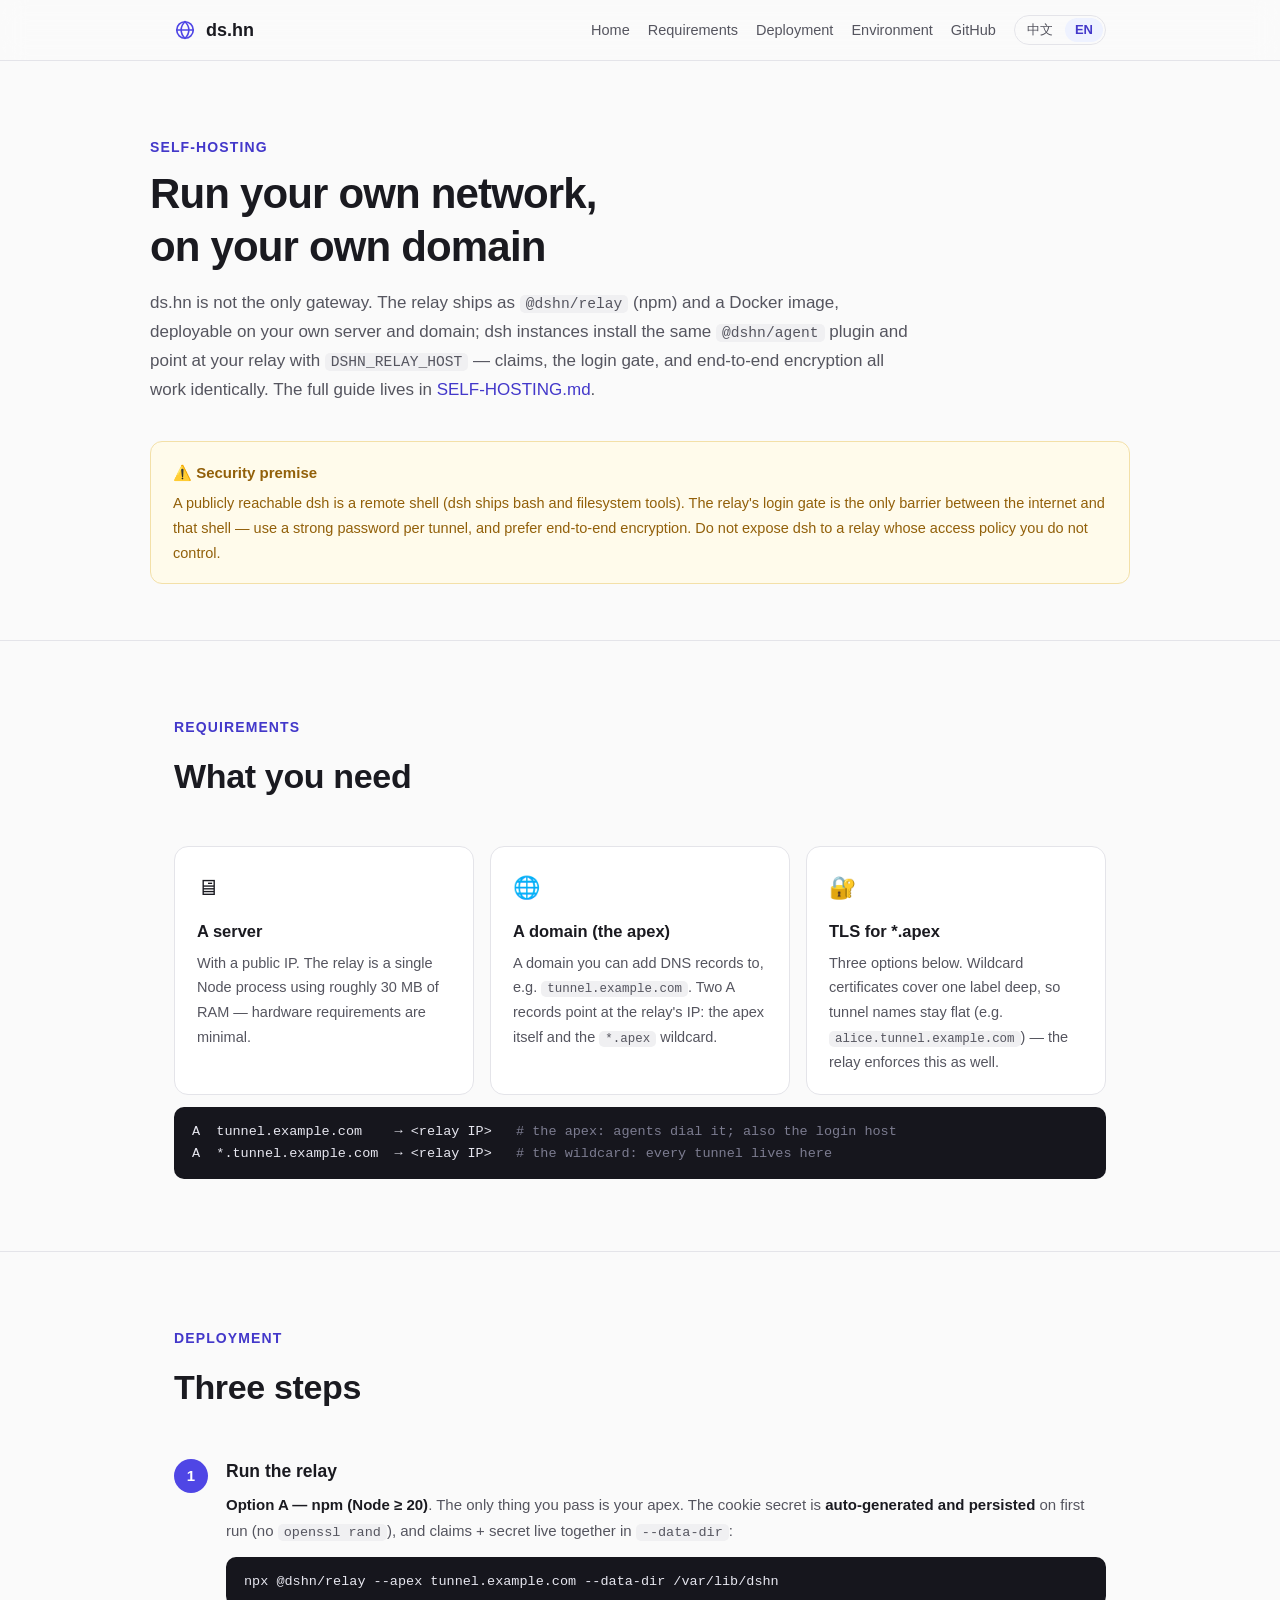
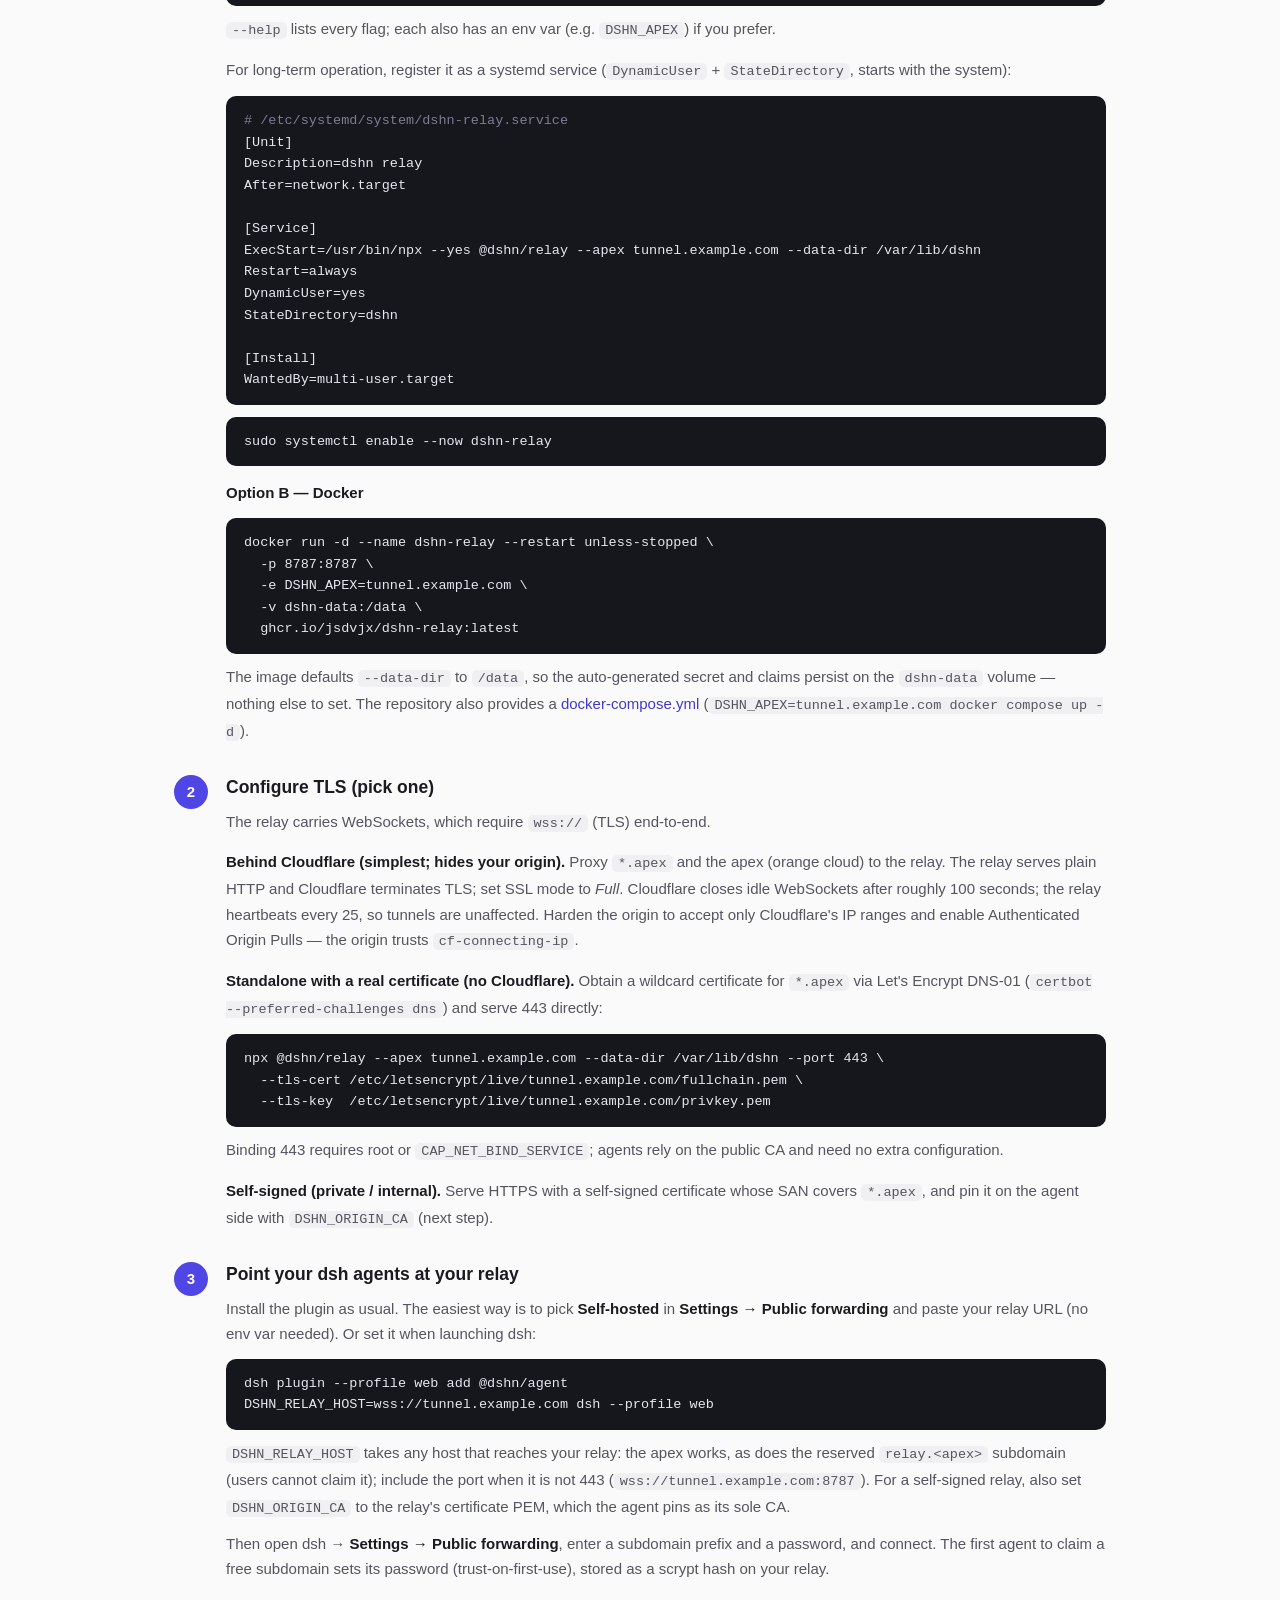
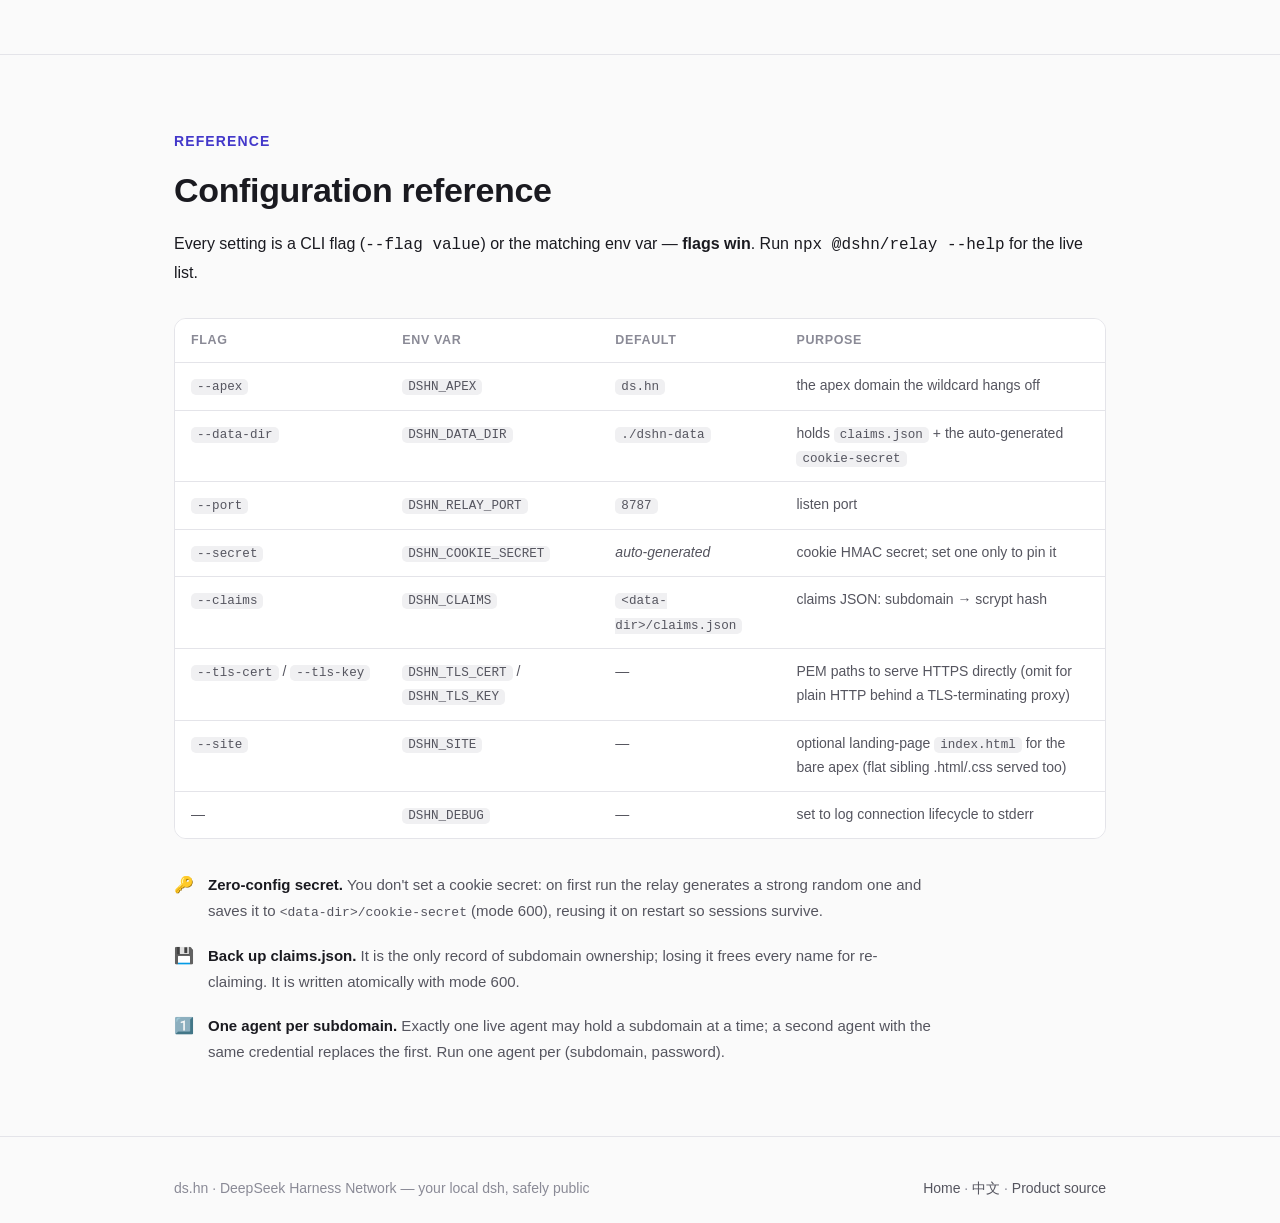
<file: self-host-en.html>
<!doctype html>
<html lang="en">
<head>
<meta charset="utf-8">
<meta name="viewport" content="width=device-width, initial-scale=1">
<title>Self-hosting · ds.hn — run your own DeepSeek Harness Network on your own domain</title>
<meta name="description" content="No dependency on ds.hn: the relay ships as @dshn/relay (npm) and a Docker image, deployed on your own server and domain; dsh agents point at it with DSHN_RELAY_HOST.">
<link rel="alternate" hreflang="zh-CN" href="https://ds.hn/self-host">
<link rel="alternate" hreflang="en" href="https://ds.hn/self-host-en">
<link rel="icon" href="data:image/svg+xml,<svg xmlns='http://www.w3.org/2000/svg' viewBox='0 0 100 100'><text y='.9em' font-size='90'>🌐</text></svg>">
<link rel="stylesheet" href="site.css">
</head>
<body>

<header>
  <div class="wrap nav">
    <a class="brand" href="en.html" title="ds.hn — DeepSeek Harness Network">
      <svg width="22" height="22" viewBox="0 0 24 24" fill="none" stroke="currentColor" stroke-width="1.8" style="color: var(--accent)">
        <circle cx="12" cy="12" r="9"/>
        <path d="M3 12h18M12 3c2.8 2.6 4.2 5.6 4.2 9S14.8 18.4 12 21c-2.8-2.6-4.2-5.6-4.2-9S9.2 5.6 12 3z"/>
      </svg>
      ds.hn
    </a>
    <nav class="nav-links">
      <a class="opt" href="en.html">Home</a>
      <a class="opt" href="#requirements">Requirements</a>
      <a href="#steps">Deployment</a>
      <a class="opt" href="#env">Environment</a>
      <a href="https://github.com/jsdvjx/dshn/blob/main/SELF-HOSTING.md">GitHub</a>
      <span class="lang"><a href="self-host.html">中文</a><a class="on" href="self-host-en.html">EN</a></span>
    </nav>
  </div>
</header>

<main>

  <div class="wrap page-hero">
    <span class="kicker">Self-hosting</span>
    <h1>Run your own network,<br>on your own domain</h1>
    <p class="lead">
      ds.hn is not the only gateway. The relay ships as <code>@dshn/relay</code>
      (npm) and a Docker image, deployable on your own server and domain; dsh
      instances install the same <code>@dshn/agent</code> plugin and point at your
      relay with <code>DSHN_RELAY_HOST</code> — claims, the login gate, and
      end-to-end encryption all work identically. The full guide lives in
      <a href="https://github.com/jsdvjx/dshn/blob/main/SELF-HOSTING.md">SELF-HOSTING.md</a>.
    </p>
    <div class="callout">
      <strong>⚠️ Security premise</strong>
      A publicly reachable dsh is a remote shell (dsh ships bash and filesystem tools).
      The relay's login gate is the only barrier between the internet and that shell —
      use a strong password per tunnel, and prefer end-to-end encryption. Do not expose
      dsh to a relay whose access policy you do not control.
    </div>
  </div>

  <section id="requirements">
    <div class="wrap">
      <span class="kicker">Requirements</span>
      <h2>What you need</h2>
      <div class="grid">
        <div class="card">
          <div class="ico">🖥</div>
          <h3>A server</h3>
          <p>With a public IP. The relay is a single Node process using roughly 30 MB of RAM — hardware requirements are minimal.</p>
        </div>
        <div class="card">
          <div class="ico">🌐</div>
          <h3>A domain (the apex)</h3>
          <p>A domain you can add DNS records to, e.g. <code>tunnel.example.com</code>. Two A records point at the relay's IP: the apex itself and the <code>*.apex</code> wildcard.</p>
        </div>
        <div class="card">
          <div class="ico">🔐</div>
          <h3>TLS for *.apex</h3>
          <p>Three options below. Wildcard certificates cover one label deep, so tunnel names stay flat (e.g. <code>alice.tunnel.example.com</code>) — the relay enforces this as well.</p>
        </div>
      </div>
      <pre>A  tunnel.example.com    → &lt;relay IP&gt;   <span class="c"># the apex: agents dial it; also the login host</span>
A  *.tunnel.example.com  → &lt;relay IP&gt;   <span class="c"># the wildcard: every tunnel lives here</span></pre>
    </div>
  </section>

  <section id="steps">
    <div class="wrap">
      <span class="kicker">Deployment</span>
      <h2>Three steps</h2>
      <div class="steps">
        <div class="step">
          <div class="num"></div>
          <div class="body">
            <h3>Run the relay</h3>
            <p><strong>Option A — npm (Node ≥ 20)</strong>. The only thing you pass is your apex. The cookie secret is <strong>auto-generated and persisted</strong> on first run (no <code>openssl rand</code>), and claims + secret live together in <code>--data-dir</code>:</p>
            <pre>npx @dshn/relay --apex tunnel.example.com --data-dir /var/lib/dshn</pre>
            <p style="margin-top: 10px;"><code>--help</code> lists every flag; each also has an env var (e.g. <code>DSHN_APEX</code>) if you prefer.</p>
            <p style="margin-top: 14px;">For long-term operation, register it as a systemd service (<code>DynamicUser</code> + <code>StateDirectory</code>, starts with the system):</p>
            <pre><span class="c"># /etc/systemd/system/dshn-relay.service</span>
[Unit]
Description=dshn relay
After=network.target

[Service]
ExecStart=/usr/bin/npx --yes @dshn/relay --apex tunnel.example.com --data-dir /var/lib/dshn
Restart=always
DynamicUser=yes
StateDirectory=dshn

[Install]
WantedBy=multi-user.target</pre>
            <pre>sudo systemctl enable --now dshn-relay</pre>
            <p style="margin-top: 14px;"><strong>Option B — Docker</strong></p>
            <pre>docker run -d --name dshn-relay --restart unless-stopped \
  -p 8787:8787 \
  -e DSHN_APEX=tunnel.example.com \
  -v dshn-data:/data \
  ghcr.io/jsdvjx/dshn-relay:latest</pre>
            <p style="margin-top: 10px;">The image defaults <code>--data-dir</code> to <code>/data</code>, so the auto-generated secret and claims persist on the <code>dshn-data</code> volume — nothing else to set. The repository also provides a <a href="https://github.com/jsdvjx/dshn/blob/main/docker-compose.yml" style="color: var(--accent-text); text-decoration: none;">docker-compose.yml</a> (<code>DSHN_APEX=tunnel.example.com docker compose up -d</code>).</p>
          </div>
        </div>
        <div class="step">
          <div class="num"></div>
          <div class="body">
            <h3>Configure TLS (pick one)</h3>
            <p>The relay carries WebSockets, which require <code>wss://</code> (TLS) end-to-end.</p>
            <p style="margin-top: 14px;">
              <strong>Behind Cloudflare (simplest; hides your origin).</strong>
              Proxy <code>*.apex</code> and the apex (orange cloud) to the relay. The relay
              serves plain HTTP and Cloudflare terminates TLS; set SSL mode to <em>Full</em>.
              Cloudflare closes idle WebSockets after roughly 100 seconds; the relay
              heartbeats every 25, so tunnels are unaffected. Harden the origin to accept
              only Cloudflare's IP ranges and enable Authenticated Origin Pulls — the
              origin trusts <code>cf-connecting-ip</code>.
            </p>
            <p style="margin-top: 14px;">
              <strong>Standalone with a real certificate (no Cloudflare).</strong>
              Obtain a wildcard certificate for <code>*.apex</code> via Let's Encrypt DNS-01
              (<code>certbot --preferred-challenges dns</code>) and serve 443 directly:
            </p>
            <pre>npx @dshn/relay --apex tunnel.example.com --data-dir /var/lib/dshn --port 443 \
  --tls-cert /etc/letsencrypt/live/tunnel.example.com/fullchain.pem \
  --tls-key  /etc/letsencrypt/live/tunnel.example.com/privkey.pem</pre>
            <p style="margin-top: 10px;">Binding 443 requires root or <code>CAP_NET_BIND_SERVICE</code>; agents rely on the public CA and need no extra configuration.</p>
            <p style="margin-top: 14px;">
              <strong>Self-signed (private / internal).</strong>
              Serve HTTPS with a self-signed certificate whose SAN covers <code>*.apex</code>,
              and pin it on the agent side with <code>DSHN_ORIGIN_CA</code> (next step).
            </p>
          </div>
        </div>
        <div class="step">
          <div class="num"></div>
          <div class="body">
            <h3>Point your dsh agents at your relay</h3>
            <p>Install the plugin as usual. The easiest way is to pick <strong>Self-hosted</strong> in <strong>Settings → Public forwarding</strong> and paste your relay URL (no env var needed). Or set it when launching dsh:</p>
            <pre>dsh plugin --profile web add @dshn/agent
DSHN_RELAY_HOST=wss://tunnel.example.com dsh --profile web</pre>
            <p style="margin-top: 10px;">
              <code>DSHN_RELAY_HOST</code> takes any host that reaches your relay: the apex
              works, as does the reserved <code>relay.&lt;apex&gt;</code> subdomain (users
              cannot claim it); include the port when it is not 443
              (<code>wss://tunnel.example.com:8787</code>). For a self-signed relay, also set
              <code>DSHN_ORIGIN_CA</code> to the relay's certificate PEM, which the agent
              pins as its sole CA.
            </p>
            <p style="margin-top: 10px;">
              Then open dsh → <strong>Settings → Public forwarding</strong>, enter a subdomain
              prefix and a password, and connect. The first agent to claim a free subdomain
              sets its password (trust-on-first-use), stored as a scrypt hash on your relay.
            </p>
          </div>
        </div>
      </div>
    </div>
  </section>

  <section id="env">
    <div class="wrap">
      <span class="kicker">Reference</span>
      <h2>Configuration reference</h2>
      <p style="color: var(--muted); margin: -6px 0 18px;">Every setting is a CLI flag (<code>--flag value</code>) or the matching env var — <strong>flags win</strong>. Run <code>npx @dshn/relay --help</code> for the live list.</p>
      <div class="envwrap">
        <table class="env">
          <thead>
            <tr><th>Flag</th><th>Env var</th><th>Default</th><th>Purpose</th></tr>
          </thead>
          <tbody>
            <tr><td><code>--apex</code></td><td><code>DSHN_APEX</code></td><td><code>ds.hn</code></td><td>the apex domain the wildcard hangs off</td></tr>
            <tr><td><code>--data-dir</code></td><td><code>DSHN_DATA_DIR</code></td><td><code>./dshn-data</code></td><td>holds <code>claims.json</code> + the auto-generated <code>cookie-secret</code></td></tr>
            <tr><td><code>--port</code></td><td><code>DSHN_RELAY_PORT</code></td><td><code>8787</code></td><td>listen port</td></tr>
            <tr><td><code>--secret</code></td><td><code>DSHN_COOKIE_SECRET</code></td><td><em>auto-generated</em></td><td>cookie HMAC secret; set one only to pin it</td></tr>
            <tr><td><code>--claims</code></td><td><code>DSHN_CLAIMS</code></td><td><code>&lt;data-dir&gt;/claims.json</code></td><td>claims JSON: subdomain → scrypt hash</td></tr>
            <tr><td><code>--tls-cert</code> / <code>--tls-key</code></td><td><code>DSHN_TLS_CERT</code> / <code>DSHN_TLS_KEY</code></td><td>—</td><td>PEM paths to serve HTTPS directly (omit for plain HTTP behind a TLS-terminating proxy)</td></tr>
            <tr><td><code>--site</code></td><td><code>DSHN_SITE</code></td><td>—</td><td>optional landing-page <code>index.html</code> for the bare apex (flat sibling .html/.css served too)</td></tr>
            <tr><td>—</td><td><code>DSHN_DEBUG</code></td><td>—</td><td>set to log connection lifecycle to stderr</td></tr>
          </tbody>
        </table>
      </div>
      <div class="sec-list">
        <div class="sec-item"><span class="mark">🔑</span><p><strong>Zero-config secret.</strong> You don't set a cookie secret: on first run the relay generates a strong random one and saves it to <code style="font-family: var(--mono); font-size: 13px;">&lt;data-dir&gt;/cookie-secret</code> (mode 600), reusing it on restart so sessions survive.</p></div>
        <div class="sec-item"><span class="mark">💾</span><p><strong>Back up claims.json.</strong> It is the only record of subdomain ownership; losing it frees every name for re-claiming. It is written atomically with mode 600.</p></div>
        <div class="sec-item"><span class="mark">1️⃣</span><p><strong>One agent per subdomain.</strong> Exactly one live agent may hold a subdomain at a time; a second agent with the same credential replaces the first. Run one agent per (subdomain, password).</p></div>
      </div>
    </div>
  </section>

</main>

<footer>
  <div class="wrap frow">
    <span>ds.hn · DeepSeek Harness Network — your local dsh, safely public</span>
    <span><a href="en.html">Home</a> · <a href="self-host.html">中文</a> · <a href="https://github.com/jsdvjx/dshn">Product source</a></span>
  </div>
</footer>

</body>
</html>
</file>
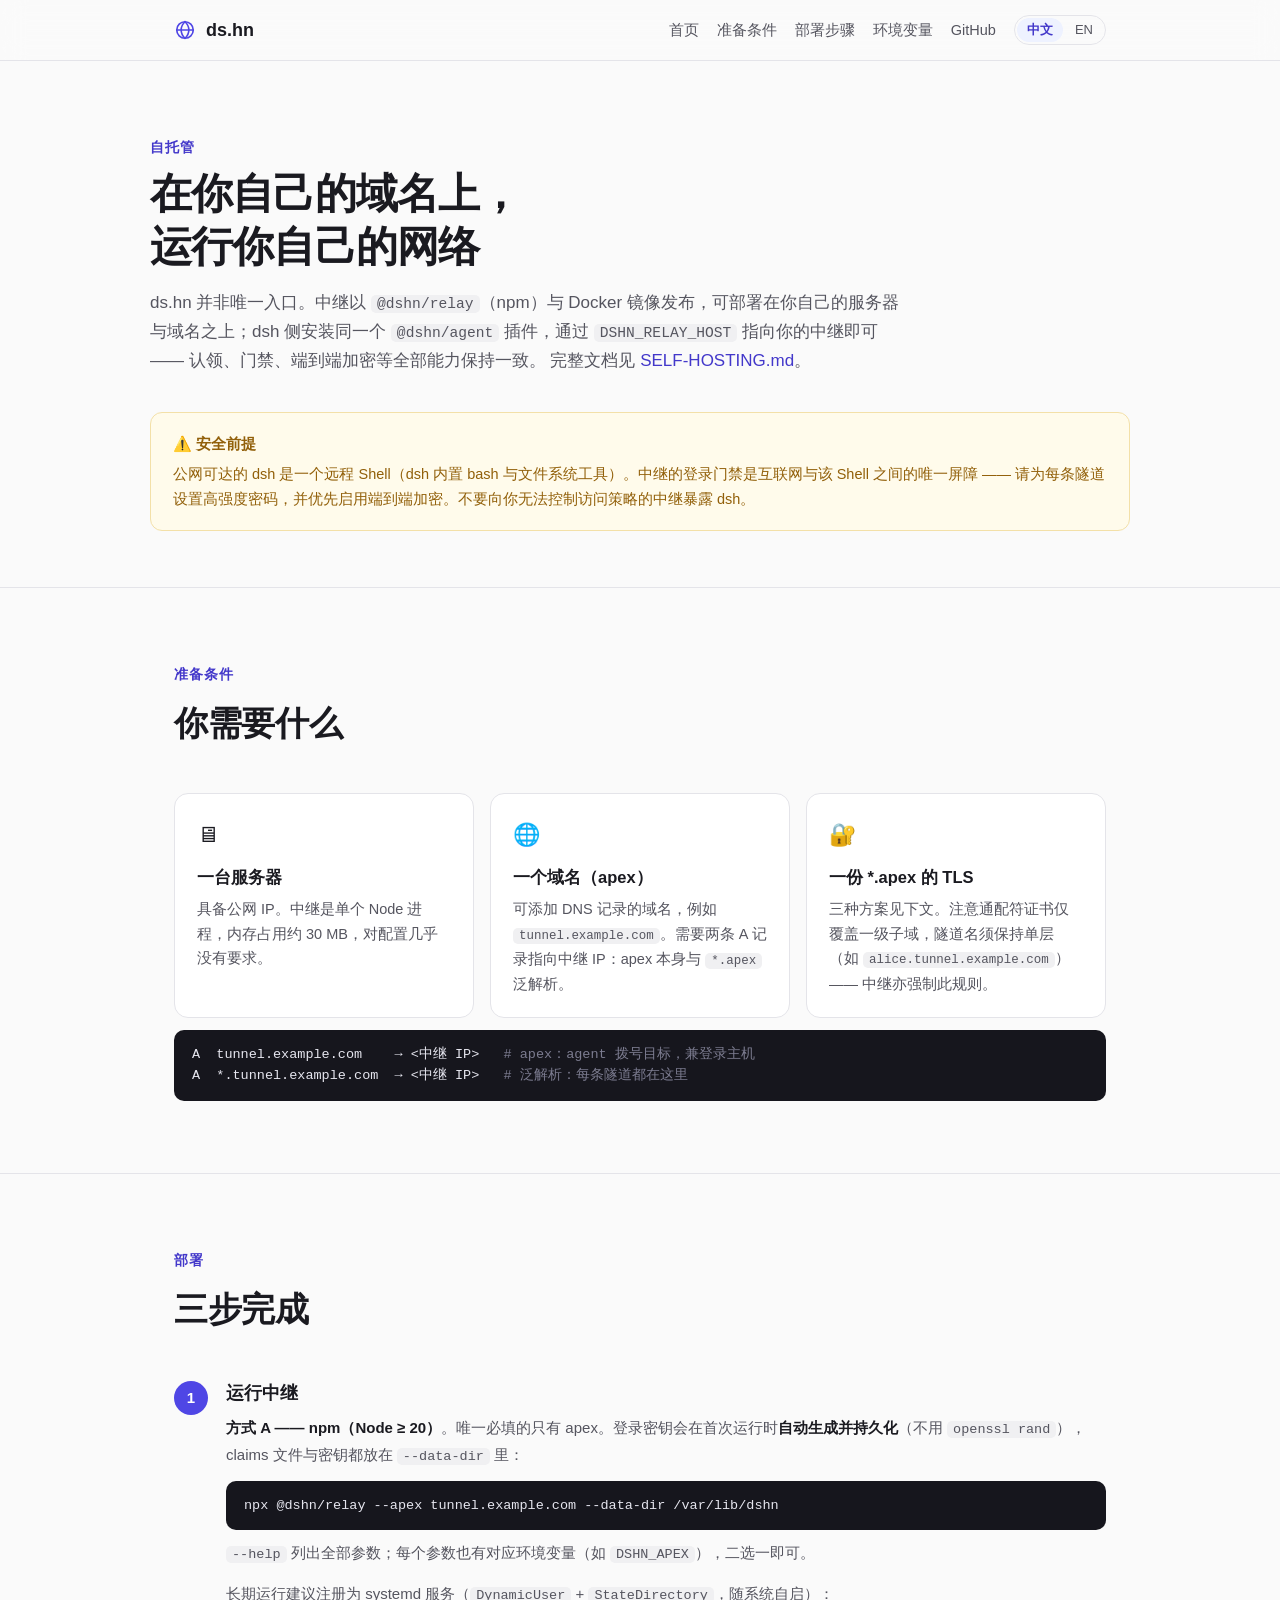
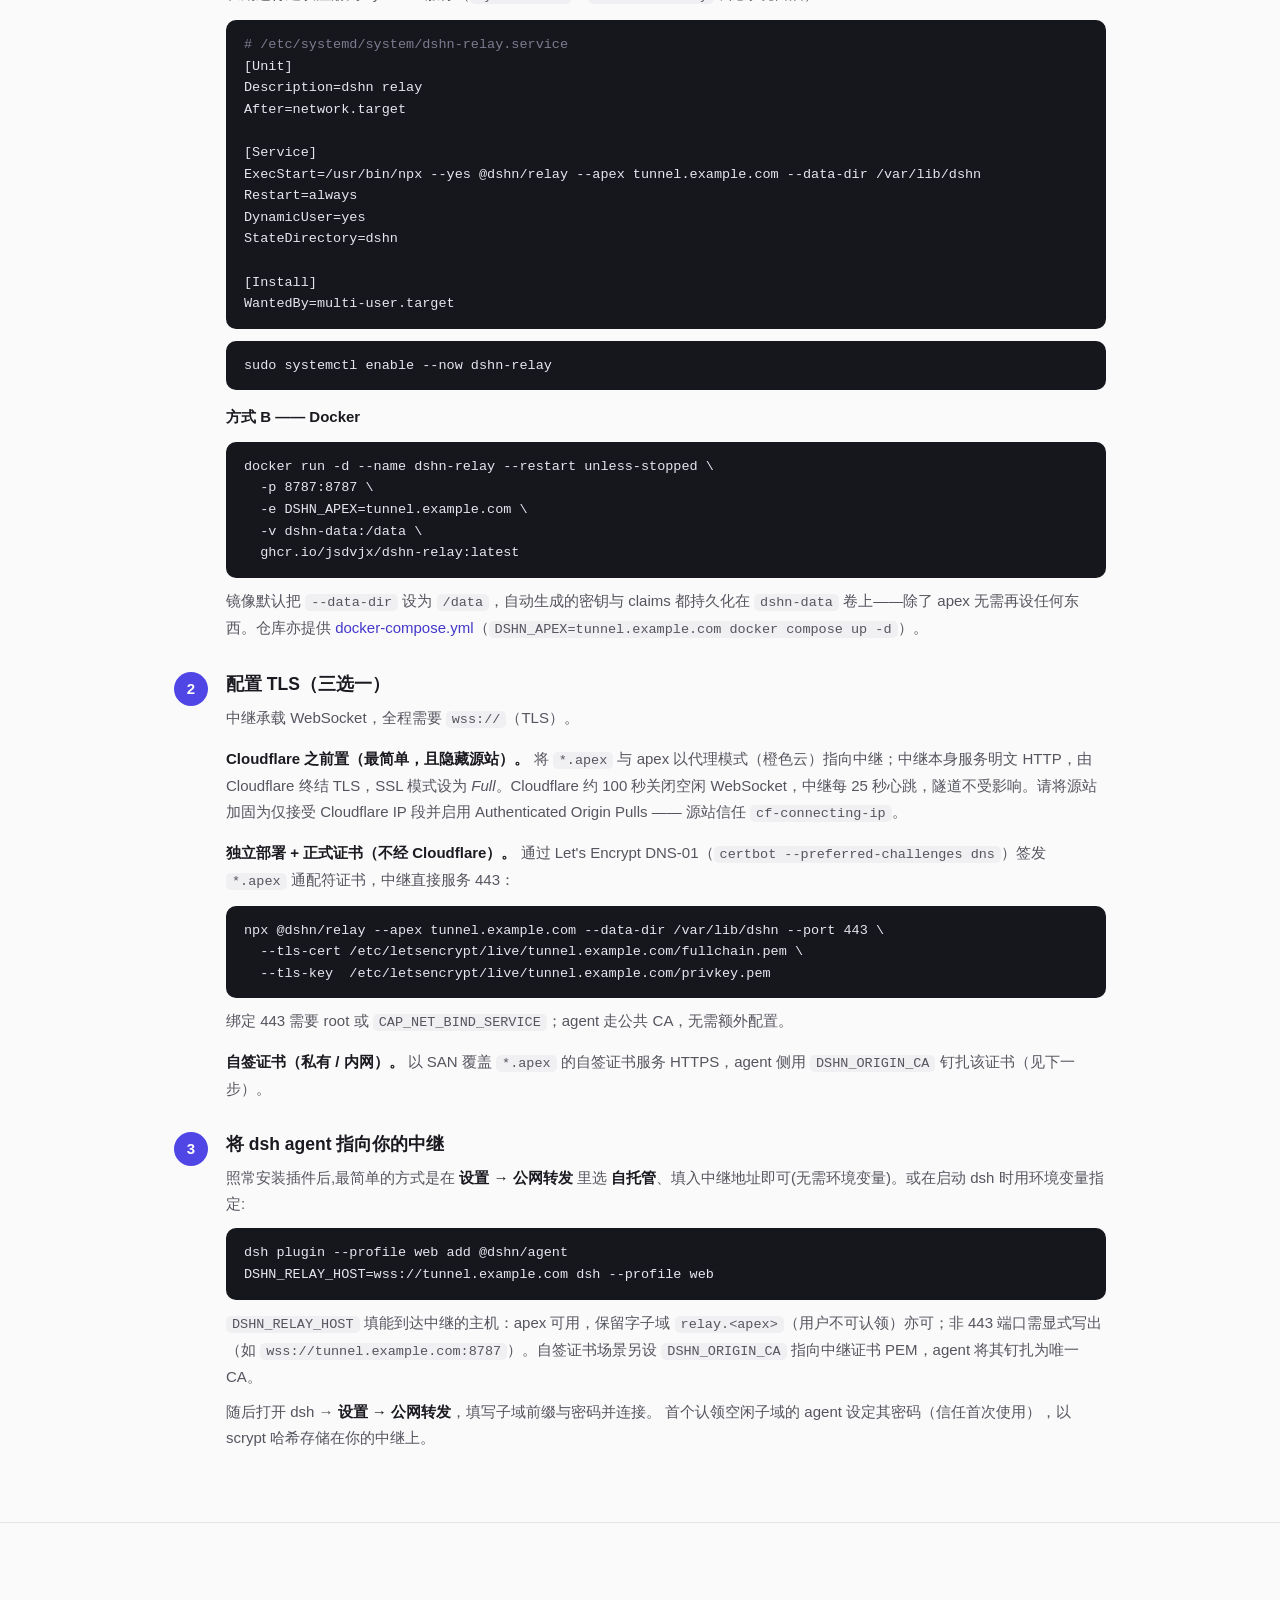
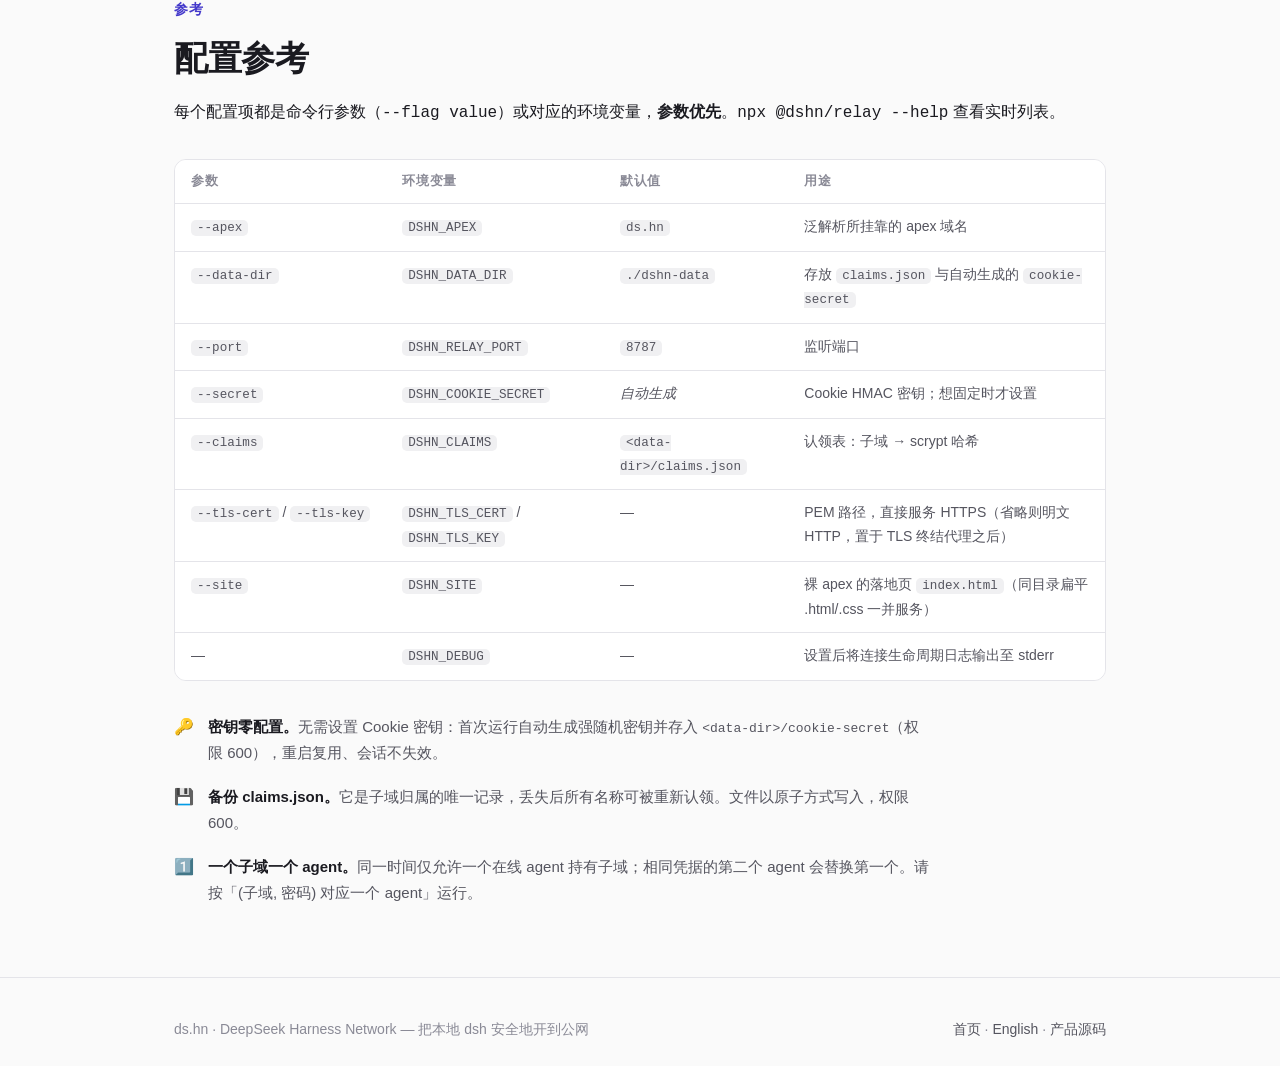
<file: self-host.html>
<!doctype html>
<html lang="zh-CN">
<head>
<meta charset="utf-8">
<meta name="viewport" content="width=device-width, initial-scale=1">
<title>自托管 · ds.hn — 在你自己的域名上运行 DeepSeek Harness Network</title>
<meta name="description" content="无需依赖 ds.hn：中继以 @dshn/relay（npm）与 Docker 镜像发布，部署在你自己的服务器与域名上，dsh 侧通过 DSHN_RELAY_HOST 指向你的中继。">
<link rel="alternate" hreflang="zh-CN" href="https://ds.hn/self-host">
<link rel="alternate" hreflang="en" href="https://ds.hn/self-host-en">
<link rel="icon" href="data:image/svg+xml,<svg xmlns='http://www.w3.org/2000/svg' viewBox='0 0 100 100'><text y='.9em' font-size='90'>🌐</text></svg>">
<link rel="stylesheet" href="site.css">
</head>
<body>

<header>
  <div class="wrap nav">
    <a class="brand" href="./" title="ds.hn — DeepSeek Harness Network">
      <svg width="22" height="22" viewBox="0 0 24 24" fill="none" stroke="currentColor" stroke-width="1.8" style="color: var(--accent)">
        <circle cx="12" cy="12" r="9"/>
        <path d="M3 12h18M12 3c2.8 2.6 4.2 5.6 4.2 9S14.8 18.4 12 21c-2.8-2.6-4.2-5.6-4.2-9S9.2 5.6 12 3z"/>
      </svg>
      ds.hn
    </a>
    <nav class="nav-links">
      <a class="opt" href="./">首页</a>
      <a class="opt" href="#requirements">准备条件</a>
      <a href="#steps">部署步骤</a>
      <a class="opt" href="#env">环境变量</a>
      <a href="https://github.com/jsdvjx/dshn/blob/main/SELF-HOSTING.md">GitHub</a>
      <span class="lang"><a class="on" href="self-host.html">中文</a><a href="self-host-en.html">EN</a></span>
    </nav>
  </div>
</header>

<main>

  <div class="wrap page-hero">
    <span class="kicker">自托管</span>
    <h1>在你自己的域名上，<br>运行你自己的网络</h1>
    <p class="lead">
      ds.hn 并非唯一入口。中继以 <code>@dshn/relay</code>（npm）与 Docker
      镜像发布，可部署在你自己的服务器与域名之上；dsh 侧安装同一个
      <code>@dshn/agent</code> 插件，通过 <code>DSHN_RELAY_HOST</code>
      指向你的中继即可 —— 认领、门禁、端到端加密等全部能力保持一致。
      完整文档见 <a href="https://github.com/jsdvjx/dshn/blob/main/SELF-HOSTING.md">SELF-HOSTING.md</a>。
    </p>
    <div class="callout">
      <strong>⚠️ 安全前提</strong>
      公网可达的 dsh 是一个远程 Shell（dsh 内置 bash 与文件系统工具）。中继的登录门禁是互联网与该
      Shell 之间的唯一屏障 —— 请为每条隧道设置高强度密码，并优先启用端到端加密。不要向你无法控制访问策略的中继暴露 dsh。
    </div>
  </div>

  <section id="requirements">
    <div class="wrap">
      <span class="kicker">准备条件</span>
      <h2>你需要什么</h2>
      <div class="grid">
        <div class="card">
          <div class="ico">🖥</div>
          <h3>一台服务器</h3>
          <p>具备公网 IP。中继是单个 Node 进程，内存占用约 30 MB，对配置几乎没有要求。</p>
        </div>
        <div class="card">
          <div class="ico">🌐</div>
          <h3>一个域名（apex）</h3>
          <p>可添加 DNS 记录的域名，例如 <code>tunnel.example.com</code>。需要两条 A 记录指向中继 IP：apex 本身与 <code>*.apex</code> 泛解析。</p>
        </div>
        <div class="card">
          <div class="ico">🔐</div>
          <h3>一份 *.apex 的 TLS</h3>
          <p>三种方案见下文。注意通配符证书仅覆盖一级子域，隧道名须保持单层（如 <code>alice.tunnel.example.com</code>）—— 中继亦强制此规则。</p>
        </div>
      </div>
      <pre>A  tunnel.example.com    → &lt;中继 IP&gt;   <span class="c"># apex：agent 拨号目标，兼登录主机</span>
A  *.tunnel.example.com  → &lt;中继 IP&gt;   <span class="c"># 泛解析：每条隧道都在这里</span></pre>
    </div>
  </section>

  <section id="steps">
    <div class="wrap">
      <span class="kicker">部署</span>
      <h2>三步完成</h2>
      <div class="steps">
        <div class="step">
          <div class="num"></div>
          <div class="body">
            <h3>运行中继</h3>
            <p><strong>方式 A —— npm（Node ≥ 20）</strong>。唯一必填的只有 apex。登录密钥会在首次运行时<strong>自动生成并持久化</strong>（不用 <code>openssl rand</code>），claims 文件与密钥都放在 <code>--data-dir</code> 里：</p>
            <pre>npx @dshn/relay --apex tunnel.example.com --data-dir /var/lib/dshn</pre>
            <p style="margin-top: 10px;"><code>--help</code> 列出全部参数；每个参数也有对应环境变量（如 <code>DSHN_APEX</code>），二选一即可。</p>
            <p style="margin-top: 14px;">长期运行建议注册为 systemd 服务（<code>DynamicUser</code> + <code>StateDirectory</code>，随系统自启）：</p>
            <pre><span class="c"># /etc/systemd/system/dshn-relay.service</span>
[Unit]
Description=dshn relay
After=network.target

[Service]
ExecStart=/usr/bin/npx --yes @dshn/relay --apex tunnel.example.com --data-dir /var/lib/dshn
Restart=always
DynamicUser=yes
StateDirectory=dshn

[Install]
WantedBy=multi-user.target</pre>
            <pre>sudo systemctl enable --now dshn-relay</pre>
            <p style="margin-top: 14px;"><strong>方式 B —— Docker</strong></p>
            <pre>docker run -d --name dshn-relay --restart unless-stopped \
  -p 8787:8787 \
  -e DSHN_APEX=tunnel.example.com \
  -v dshn-data:/data \
  ghcr.io/jsdvjx/dshn-relay:latest</pre>
            <p style="margin-top: 10px;">镜像默认把 <code>--data-dir</code> 设为 <code>/data</code>，自动生成的密钥与 claims 都持久化在 <code>dshn-data</code> 卷上——除了 apex 无需再设任何东西。仓库亦提供 <a href="https://github.com/jsdvjx/dshn/blob/main/docker-compose.yml" style="color: var(--accent-text); text-decoration: none;">docker-compose.yml</a>（<code>DSHN_APEX=tunnel.example.com docker compose up -d</code>）。</p>
          </div>
        </div>
        <div class="step">
          <div class="num"></div>
          <div class="body">
            <h3>配置 TLS（三选一）</h3>
            <p>中继承载 WebSocket，全程需要 <code>wss://</code>（TLS）。</p>
            <p style="margin-top: 14px;">
              <strong>Cloudflare 之前置（最简单，且隐藏源站）。</strong>
              将 <code>*.apex</code> 与 apex 以代理模式（橙色云）指向中继；中继本身服务明文
              HTTP，由 Cloudflare 终结 TLS，SSL 模式设为 <em>Full</em>。Cloudflare
              约 100 秒关闭空闲 WebSocket，中继每 25 秒心跳，隧道不受影响。请将源站加固为仅接受
              Cloudflare IP 段并启用 Authenticated Origin Pulls —— 源站信任 <code>cf-connecting-ip</code>。
            </p>
            <p style="margin-top: 14px;">
              <strong>独立部署 + 正式证书（不经 Cloudflare）。</strong>
              通过 Let's Encrypt DNS-01（<code>certbot --preferred-challenges dns</code>）签发
              <code>*.apex</code> 通配符证书，中继直接服务 443：
            </p>
            <pre>npx @dshn/relay --apex tunnel.example.com --data-dir /var/lib/dshn --port 443 \
  --tls-cert /etc/letsencrypt/live/tunnel.example.com/fullchain.pem \
  --tls-key  /etc/letsencrypt/live/tunnel.example.com/privkey.pem</pre>
            <p style="margin-top: 10px;">绑定 443 需要 root 或 <code>CAP_NET_BIND_SERVICE</code>；agent 走公共 CA，无需额外配置。</p>
            <p style="margin-top: 14px;">
              <strong>自签证书（私有 / 内网）。</strong>
              以 SAN 覆盖 <code>*.apex</code> 的自签证书服务 HTTPS，agent 侧用
              <code>DSHN_ORIGIN_CA</code> 钉扎该证书（见下一步）。
            </p>
          </div>
        </div>
        <div class="step">
          <div class="num"></div>
          <div class="body">
            <h3>将 dsh agent 指向你的中继</h3>
            <p>照常安装插件后,最简单的方式是在 <strong>设置 → 公网转发</strong> 里选 <strong>自托管</strong>、填入中继地址即可(无需环境变量)。或在启动 dsh 时用环境变量指定:</p>
            <pre>dsh plugin --profile web add @dshn/agent
DSHN_RELAY_HOST=wss://tunnel.example.com dsh --profile web</pre>
            <p style="margin-top: 10px;">
              <code>DSHN_RELAY_HOST</code> 填能到达中继的主机：apex 可用，保留字子域
              <code>relay.&lt;apex&gt;</code>（用户不可认领）亦可；非 443 端口需显式写出（如
              <code>wss://tunnel.example.com:8787</code>）。自签证书场景另设
              <code>DSHN_ORIGIN_CA</code> 指向中继证书 PEM，agent 将其钉扎为唯一 CA。
            </p>
            <p style="margin-top: 10px;">
              随后打开 dsh → <strong>设置 → 公网转发</strong>，填写子域前缀与密码并连接。
              首个认领空闲子域的 agent 设定其密码（信任首次使用），以 scrypt 哈希存储在你的中继上。
            </p>
          </div>
        </div>
      </div>
    </div>
  </section>

  <section id="env">
    <div class="wrap">
      <span class="kicker">参考</span>
      <h2>配置参考</h2>
      <p style="color: var(--muted); margin: -6px 0 18px;">每个配置项都是命令行参数（<code>--flag value</code>）或对应的环境变量，<strong>参数优先</strong>。<code>npx @dshn/relay --help</code> 查看实时列表。</p>
      <div class="envwrap">
        <table class="env">
          <thead>
            <tr><th>参数</th><th>环境变量</th><th>默认值</th><th>用途</th></tr>
          </thead>
          <tbody>
            <tr><td><code>--apex</code></td><td><code>DSHN_APEX</code></td><td><code>ds.hn</code></td><td>泛解析所挂靠的 apex 域名</td></tr>
            <tr><td><code>--data-dir</code></td><td><code>DSHN_DATA_DIR</code></td><td><code>./dshn-data</code></td><td>存放 <code>claims.json</code> 与自动生成的 <code>cookie-secret</code></td></tr>
            <tr><td><code>--port</code></td><td><code>DSHN_RELAY_PORT</code></td><td><code>8787</code></td><td>监听端口</td></tr>
            <tr><td><code>--secret</code></td><td><code>DSHN_COOKIE_SECRET</code></td><td><em>自动生成</em></td><td>Cookie HMAC 密钥；想固定时才设置</td></tr>
            <tr><td><code>--claims</code></td><td><code>DSHN_CLAIMS</code></td><td><code>&lt;data-dir&gt;/claims.json</code></td><td>认领表：子域 → scrypt 哈希</td></tr>
            <tr><td><code>--tls-cert</code> / <code>--tls-key</code></td><td><code>DSHN_TLS_CERT</code> / <code>DSHN_TLS_KEY</code></td><td>—</td><td>PEM 路径，直接服务 HTTPS（省略则明文 HTTP，置于 TLS 终结代理之后）</td></tr>
            <tr><td><code>--site</code></td><td><code>DSHN_SITE</code></td><td>—</td><td>裸 apex 的落地页 <code>index.html</code>（同目录扁平 .html/.css 一并服务）</td></tr>
            <tr><td>—</td><td><code>DSHN_DEBUG</code></td><td>—</td><td>设置后将连接生命周期日志输出至 stderr</td></tr>
          </tbody>
        </table>
      </div>
      <div class="sec-list">
        <div class="sec-item"><span class="mark">🔑</span><p><strong>密钥零配置。</strong>无需设置 Cookie 密钥：首次运行自动生成强随机密钥并存入 <code style="font-family: var(--mono); font-size: 13px;">&lt;data-dir&gt;/cookie-secret</code>（权限 600），重启复用、会话不失效。</p></div>
        <div class="sec-item"><span class="mark">💾</span><p><strong>备份 claims.json。</strong>它是子域归属的唯一记录，丢失后所有名称可被重新认领。文件以原子方式写入，权限 600。</p></div>
        <div class="sec-item"><span class="mark">1️⃣</span><p><strong>一个子域一个 agent。</strong>同一时间仅允许一个在线 agent 持有子域；相同凭据的第二个 agent 会替换第一个。请按「(子域, 密码) 对应一个 agent」运行。</p></div>
      </div>
    </div>
  </section>

</main>

<footer>
  <div class="wrap frow">
    <span>ds.hn · DeepSeek Harness Network — 把本地 dsh 安全地开到公网</span>
    <span><a href="./">首页</a> · <a href="self-host-en.html">English</a> · <a href="https://github.com/jsdvjx/dshn">产品源码</a></span>
  </div>
</footer>

</body>
</html>
</file>
<file: site.css>
:root {
  --bg: #fafafa;
  --bg-soft: #ffffff;
  --bg-inset: #f0f0f2;
  --text: #1a1a20;
  --text-soft: #55555f;
  --text-faint: #8a8a96;
  --line: #e4e4e9;
  --accent: #4f46e5;
  --accent-soft: #eef2ff;
  --accent-text: #4338ca;
  --ok: #059669;
  --warn-bg: #fffbeb;
  --warn-line: #f3e0a8;
  --warn-text: #92600a;
  --code-bg: #16161d;
  --code-text: #e6e6ef;
  --mono: ui-monospace, "SF Mono", SFMono-Regular, Menlo, Consolas, monospace;
}
@media (prefers-color-scheme: dark) {
  :root {
    --bg: #0e0e13;
    --bg-soft: #16161d;
    --bg-inset: #1d1d26;
    --text: #ececf2;
    --text-soft: #a8a8b6;
    --text-faint: #71717e;
    --line: #26262f;
    --accent: #818cf8;
    --accent-soft: #1e1e33;
    --accent-text: #a5b0fc;
    --ok: #34d399;
    --warn-bg: #26200e;
    --warn-line: #4a3c14;
    --warn-text: #e0b95d;
    --code-bg: #101018;
    --code-text: #dcdce6;
  }
}
* { box-sizing: border-box; margin: 0; padding: 0; }
html { scroll-behavior: smooth; }
body {
  background: var(--bg);
  color: var(--text);
  font-family: -apple-system, BlinkMacSystemFont, "Segoe UI", "PingFang SC",
    "Hiragino Sans GB", "Microsoft YaHei", "Noto Sans SC", sans-serif;
  line-height: 1.7;
  font-size: 16px;
  -webkit-font-smoothing: antialiased;
}
.wrap { max-width: 980px; margin: 0 auto; padding: 0 24px; }

/* ---------- nav ---------- */
header {
  position: sticky; top: 0; z-index: 10;
  background: color-mix(in srgb, var(--bg) 82%, transparent);
  backdrop-filter: blur(12px);
  border-bottom: 1px solid var(--line);
}
.nav { display: flex; align-items: center; gap: 20px; height: 60px; }
.brand { display: flex; align-items: center; gap: 10px; font-weight: 700; font-size: 18px; color: var(--text); text-decoration: none; }
.brand svg { display: block; }
.nav-links { display: flex; align-items: center; gap: 18px; margin-left: auto; }
.nav-links a { color: var(--text-soft); text-decoration: none; font-size: 14.5px; }
.nav-links a:hover { color: var(--text); }
.lang { display: flex; align-items: center; gap: 2px; border: 1px solid var(--line); border-radius: 999px; padding: 2px; }
.lang a { padding: 1px 10px; border-radius: 999px; font-size: 13px; }
.lang a.on { background: var(--accent-soft); color: var(--accent-text); font-weight: 600; }
@media (max-width: 700px) { .nav-links a.opt { display: none; } }

/* ---------- hero ---------- */
.hero { padding: 84px 0 72px; text-align: center; }
.hero .badge {
  display: inline-block; font-size: 13px; padding: 4px 14px; border-radius: 999px;
  background: var(--accent-soft); color: var(--accent-text); border: 1px solid var(--line);
  margin-bottom: 24px; letter-spacing: .02em;
}
.hero h1 { font-size: clamp(32px, 6vw, 52px); line-height: 1.2; letter-spacing: -0.02em; font-weight: 800; }
.hero h1 .grad {
  background: linear-gradient(90deg, var(--accent), #9333ea);
  -webkit-background-clip: text; background-clip: text; color: transparent;
}
.hero .sub { max-width: 660px; margin: 24px auto 0; color: var(--text-soft); font-size: 18px; }
.hero .sub strong { color: var(--text); }
.hero .url-demo {
  display: inline-flex; align-items: center; gap: 8px; margin-top: 28px;
  font-family: var(--mono); font-size: 17px;
  background: var(--bg-soft); border: 1px solid var(--line); border-radius: 12px;
  padding: 12px 22px; box-shadow: 0 1px 3px rgba(0,0,0,.05);
}
.url-demo .lock { color: var(--ok); }
.url-demo .you { color: var(--accent-text); font-weight: 700; }
.cta-row { margin-top: 36px; display: flex; gap: 14px; justify-content: center; flex-wrap: wrap; }
.btn {
  display: inline-block; padding: 12px 26px; border-radius: 10px; font-size: 16px;
  font-weight: 600; text-decoration: none; border: 1px solid transparent;
}
.btn-primary { background: var(--accent); color: #fff; }
.btn-primary:hover { filter: brightness(1.08); }
.btn-ghost { border-color: var(--line); color: var(--text); background: var(--bg-soft); }
.btn-ghost:hover { border-color: var(--text-faint); }

/* ---------- sections ---------- */
section { padding: 72px 0; border-top: 1px solid var(--line); }
.kicker { color: var(--accent-text); font-weight: 700; font-size: 14px; letter-spacing: .08em; text-transform: uppercase; }
h2 { font-size: clamp(26px, 4vw, 34px); letter-spacing: -0.01em; margin: 8px 0 16px; }
.lead { color: var(--text-soft); font-size: 17px; max-width: 720px; }
.lead + .lead { margin-top: 14px; }
.lead strong { color: var(--text); }
.lead code, .step p code, .card code {
  font-family: var(--mono); font-size: .86em; background: var(--bg-inset);
  padding: 1px 6px; border-radius: 5px;
}

/* ---------- feature grid ---------- */
.grid { display: grid; grid-template-columns: repeat(auto-fit, minmax(270px, 1fr)); gap: 16px; margin-top: 40px; }
.card {
  background: var(--bg-soft); border: 1px solid var(--line); border-radius: 14px;
  padding: 22px 22px 20px;
}
.card .ico { font-size: 22px; }
.card h3 { font-size: 16.5px; margin: 10px 0 6px; }
.card p { font-size: 14.5px; color: var(--text-soft); }
.card a { color: var(--accent-text); text-decoration: none; }
.card.hl { border-color: var(--accent); }

/* ---------- flow diagram ---------- */
.flow { margin-top: 44px; display: flex; flex-direction: column; align-items: center; gap: 0; }
.fnode {
  width: 100%; max-width: 560px; background: var(--bg-soft); border: 1px solid var(--line);
  border-radius: 12px; padding: 14px 20px; display: flex; align-items: baseline; gap: 12px; flex-wrap: wrap;
}
.fnode .t { font-weight: 700; font-size: 15.5px; white-space: nowrap; }
.fnode .d { color: var(--text-soft); font-size: 13.5px; }
.fnode.hl { border-color: var(--accent); background: var(--accent-soft); }
.farrow { color: var(--text-faint); font-size: 13px; padding: 6px 0; display: flex; align-items: center; gap: 8px; font-family: var(--mono); }
.farrow::before { content: "↓"; color: var(--accent-text); font-size: 16px; }
.flow-notes { margin-top: 32px; display: grid; grid-template-columns: repeat(auto-fit, minmax(260px, 1fr)); gap: 16px; }
.fnote { border-left: 3px solid var(--accent); padding: 2px 0 2px 16px; }
.fnote h4 { font-size: 15px; margin-bottom: 4px; }
.fnote p { font-size: 14px; color: var(--text-soft); }

/* ---------- e2e cipher flow ---------- */
.cflow { margin-top: 44px; display: flex; align-items: stretch; justify-content: center; }
.cnode {
  flex: 1; max-width: 200px; background: var(--bg-soft); border: 1px dashed var(--line);
  border-radius: 12px; padding: 16px 12px; text-align: center;
}
.cnode .ci { font-size: 22px; }
.cnode .ct { font-weight: 700; font-size: 14.5px; margin-top: 6px; }
.cnode .cd { font-size: 12.5px; color: var(--text-soft); margin-top: 2px; line-height: 1.5; }
.cnode.clear { border: 1px solid var(--ok); }
.cnode.clear .cd { color: var(--ok); font-weight: 600; }
.carrow {
  display: flex; flex-direction: column; align-items: center; justify-content: center;
  padding: 0 10px; color: var(--text-faint); font-size: 11.5px; font-family: var(--mono);
  white-space: nowrap; gap: 2px;
}
.carrow b { color: var(--accent-text); font-size: 18px; font-weight: 400; line-height: 1; }
@media (max-width: 760px) {
  .cflow { flex-direction: column; align-items: center; }
  .cnode { max-width: 340px; width: 100%; }
  .carrow { padding: 8px 0; }
  .carrow b { transform: rotate(90deg); }
}
.e2e-note { margin-top: 28px; color: var(--text-soft); font-size: 14.5px; max-width: 720px; }
.e2e-note a { color: var(--accent-text); text-decoration: none; }

/* ---------- inner-page hero ---------- */
.page-hero { padding: 72px 0 56px; }
.page-hero h1 { font-size: clamp(28px, 5vw, 42px); line-height: 1.25; letter-spacing: -0.02em; font-weight: 800; margin: 8px 0 16px; }
.page-hero .lead { max-width: 760px; }
.page-hero .lead a { color: var(--accent-text); text-decoration: none; }

/* ---------- env table ---------- */
.envwrap { overflow-x: auto; margin-top: 32px; border: 1px solid var(--line); border-radius: 12px; }
table.env { border-collapse: collapse; width: 100%; min-width: 620px; font-size: 14px; background: var(--bg-soft); }
.env th, .env td { text-align: left; padding: 11px 16px; border-bottom: 1px solid var(--line); vertical-align: top; }
.env tr:last-child td { border-bottom: none; }
.env th { color: var(--text-faint); font-weight: 600; font-size: 12.5px; text-transform: uppercase; letter-spacing: .05em; }
.env td { color: var(--text-soft); }
.env td:first-child { white-space: nowrap; }
.env td code, .step .body p code, .fnote p code {
  font-family: var(--mono); font-size: .9em; background: var(--bg-inset);
  padding: 1px 6px; border-radius: 5px;
}

/* ---------- steps ---------- */
.steps { margin-top: 40px; display: flex; flex-direction: column; gap: 28px; counter-reset: step; }
.step { display: flex; gap: 18px; }
.step .num {
  counter-increment: step; flex: 0 0 34px; height: 34px; border-radius: 50%;
  background: var(--accent); color: #fff; font-weight: 700; font-size: 15px;
  display: flex; align-items: center; justify-content: center; margin-top: 2px;
}
.step .num::before { content: counter(step); }
.step h3 { font-size: 17.5px; margin-bottom: 6px; }
.step p { color: var(--text-soft); font-size: 15px; }
.step p strong { color: var(--text); }
.step .body { min-width: 0; flex: 1; }
pre {
  margin-top: 12px; background: var(--code-bg); color: var(--code-text);
  border-radius: 10px; padding: 14px 18px; overflow-x: auto;
  font-family: var(--mono); font-size: 13.5px; line-height: 1.6;
}
pre .c { color: #7c7c90; }
.callout {
  margin-top: 36px; background: var(--warn-bg); border: 1px solid var(--warn-line);
  border-radius: 12px; padding: 18px 22px; color: var(--warn-text); font-size: 14.5px;
}
.callout strong { display: block; margin-bottom: 6px; font-size: 15px; }
.callout ul { margin-left: 18px; }
.callout li + li { margin-top: 4px; }

/* ---------- security ---------- */
.sec-list { margin-top: 32px; display: flex; flex-direction: column; gap: 18px; max-width: 760px; }
.sec-item { display: flex; gap: 14px; align-items: baseline; }
.sec-item .mark { flex: 0 0 auto; font-size: 16px; }
.sec-item p { color: var(--text-soft); font-size: 15px; }
.sec-item p strong { color: var(--text); }

/* ---------- faq ---------- */
.faq { margin-top: 32px; max-width: 760px; }
details {
  border: 1px solid var(--line); border-radius: 12px; background: var(--bg-soft);
  padding: 0 20px; margin-bottom: 12px;
}
summary { cursor: pointer; font-weight: 600; font-size: 15.5px; padding: 16px 0; list-style: none; display: flex; justify-content: space-between; align-items: center; }
summary::-webkit-details-marker { display: none; }
summary::after { content: "+"; color: var(--text-faint); font-size: 20px; font-weight: 400; }
details[open] summary::after { content: "–"; }
details .a { padding: 0 0 18px; color: var(--text-soft); font-size: 14.5px; }
details .a code { font-family: var(--mono); font-size: 13px; background: var(--bg-inset); padding: 1px 6px; border-radius: 5px; }

/* ---------- footer ---------- */
footer { border-top: 1px solid var(--line); padding: 40px 0 56px; color: var(--text-faint); font-size: 14px; }
footer .frow { display: flex; justify-content: space-between; flex-wrap: wrap; gap: 12px; }
footer a { color: var(--text-soft); text-decoration: none; }
footer a:hover { color: var(--text); }
</file>
